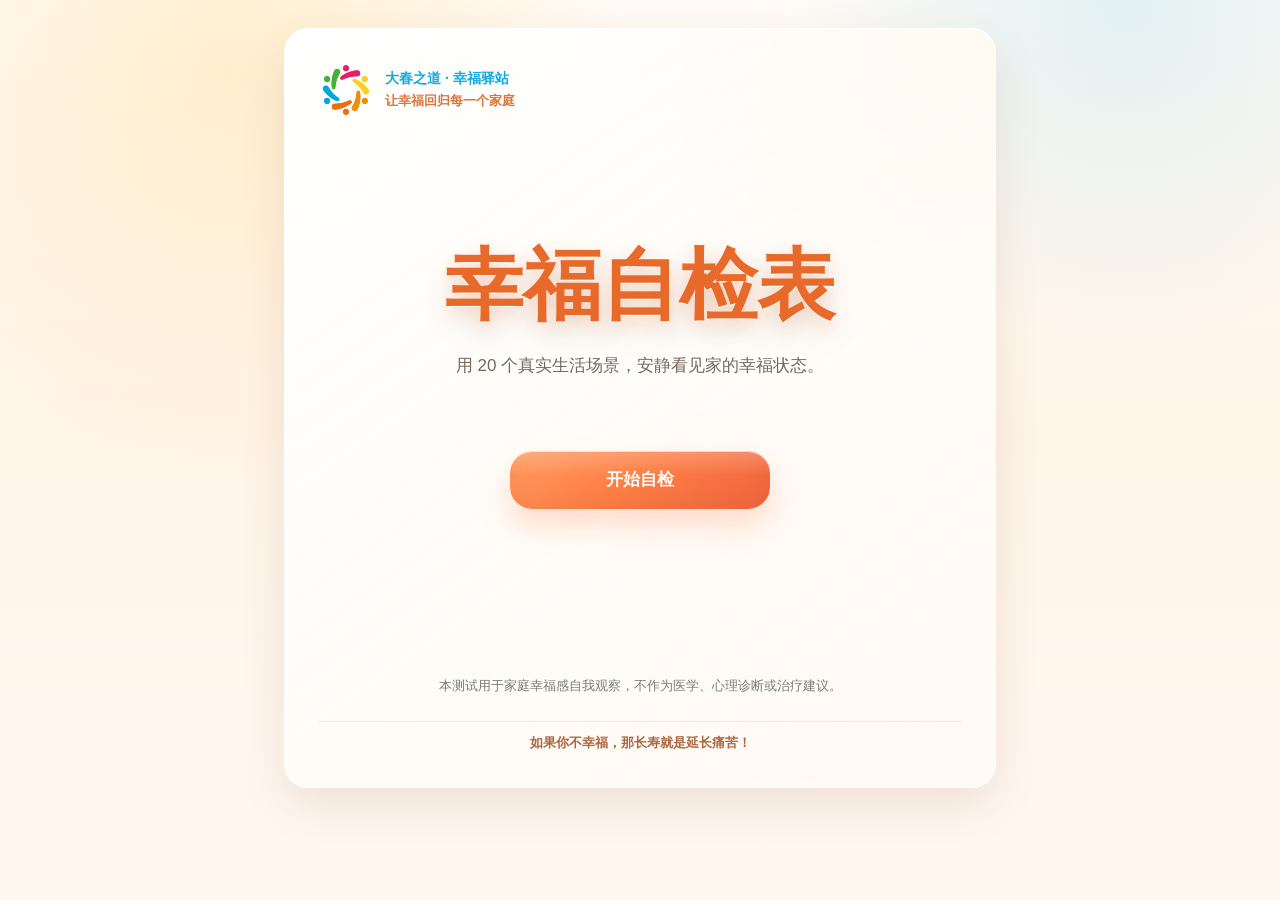
<file: index.html>
<!doctype html>
<html lang="zh-CN">
<head>
  <meta charset="utf-8">
  <meta name="viewport" content="width=device-width, initial-scale=1">
  <title>幸福自检表</title>
  <link rel="icon" type="image/png" href="./assets/happiness-station-icon.png">
  <link rel="stylesheet" href="./styles.css?v=salon-steps-2">
</head>
<body>
  <main id="app" aria-live="polite"></main>
  <script src="./app.js?v=salon-steps-2"></script>
</body>
</html>
</file>
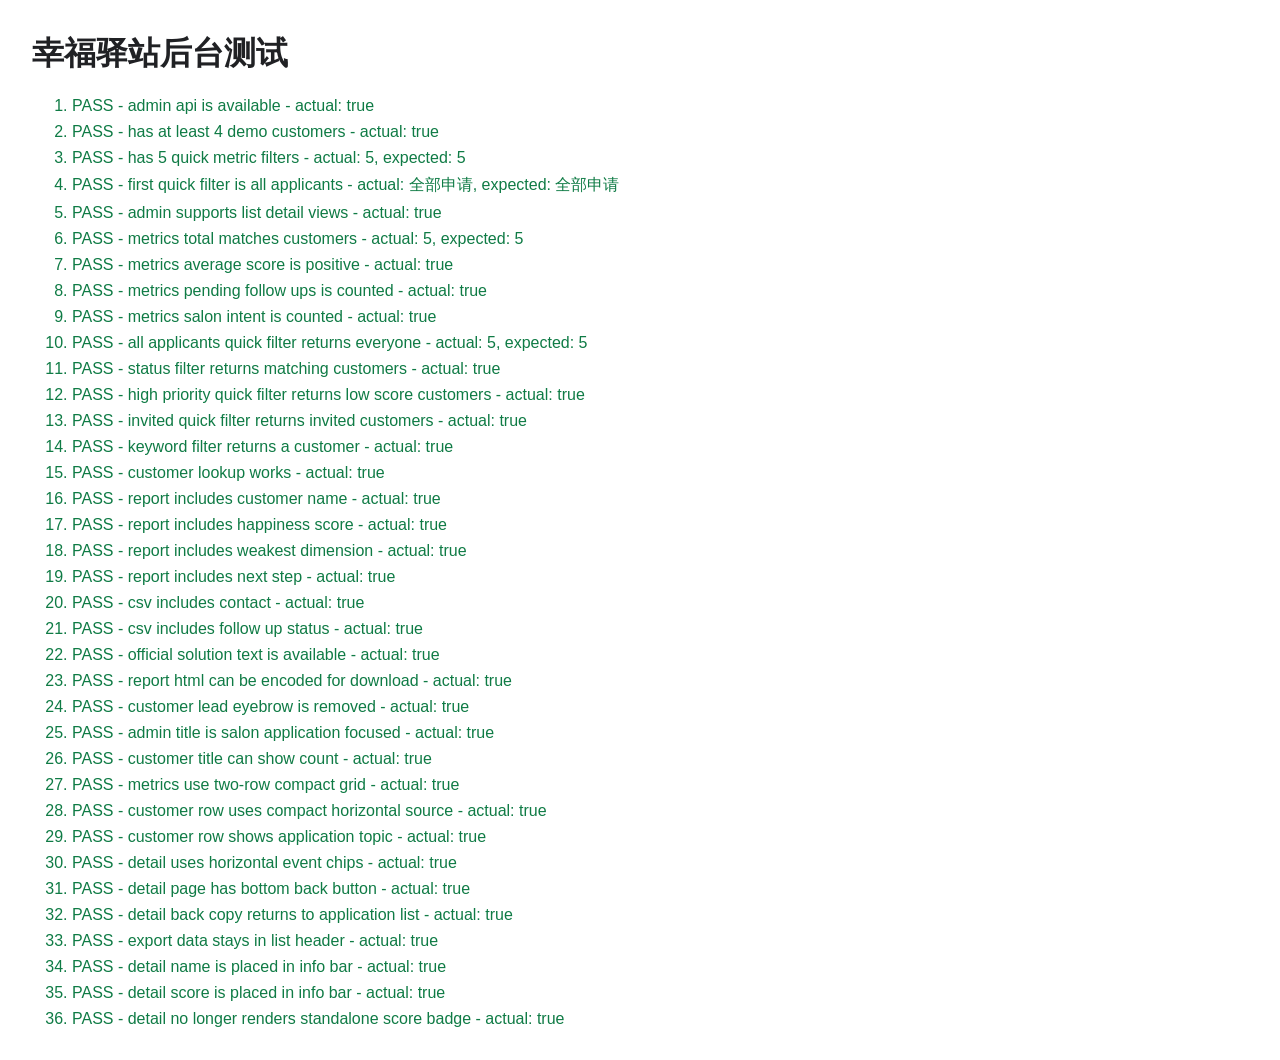
<file: admin-tests.html>
<!doctype html>
<html lang="zh-CN">
<head>
  <meta charset="utf-8">
  <meta name="viewport" content="width=device-width, initial-scale=1">
  <title>幸福驿站后台测试</title>
  <style>
    body { margin: 32px; color: #202124; font-family: Arial, "Microsoft YaHei", sans-serif; }
    .pass { color: #0f7b45; }
    .fail { color: #b42318; }
    li { margin: 8px 0; }
  </style>
</head>
<body>
  <h1>幸福驿站后台测试</h1>
  <ol id="results"></ol>
  <script src="./admin.js?v=horizontal-admin-2"></script>
  <script>
    const results = document.querySelector("#results");

    function record(name, passed, detail) {
      const item = document.createElement("li");
      item.className = passed ? "pass" : "fail";
      item.textContent = `${passed ? "PASS" : "FAIL"} - ${name}${detail ? " - " + detail : ""}`;
      results.appendChild(item);
    }

    function assertEqual(name, actual, expected) {
      record(name, Object.is(actual, expected), `actual: ${actual}, expected: ${expected}`);
    }

    function assertTrue(name, value) {
      record(name, Boolean(value), `actual: ${value}`);
    }

    try {
      const api = window.StationAdmin;
      const customers = api.CUSTOMERS;
      const metrics = api.getMetrics(customers);
      const firstCustomer = customers[0];
      const pendingCustomers = api.filterCustomers(customers, { status: "待联系", keyword: "" });
      const allApplicants = api.filterCustomers(customers, { quickFilter: "全部申请", status: "全部", keyword: "" });
      const highPriorityCustomers = api.filterCustomers(customers, { quickFilter: "高优先级", status: "全部", keyword: "" });
      const invitedCustomers = api.filterCustomers(customers, { quickFilter: "已邀约", status: "全部", keyword: "" });
      const keywordCustomers = api.filterCustomers(customers, { status: "全部", keyword: firstCustomer.name.slice(0, 1) });
      const reportHtml = api.buildReportHtml(firstCustomer);
      const csv = api.buildCsv(customers);

      assertTrue("admin api is available", Boolean(api));
      assertTrue("has at least 4 demo customers", customers.length >= 4);
      assertEqual("has 5 quick metric filters", api.METRIC_FILTERS.length, 5);
      assertEqual("first quick filter is all applicants", api.METRIC_FILTERS[0].label, "全部申请");
      assertTrue("admin supports list detail views", api.VIEWS.includes("list") && api.VIEWS.includes("detail"));
      assertEqual("metrics total matches customers", metrics.totalCustomers, customers.length);
      assertTrue("metrics average score is positive", metrics.averageScore > 0);
      assertTrue("metrics pending follow ups is counted", metrics.pendingFollowUps >= 1);
      assertTrue("metrics salon intent is counted", metrics.salonIntent >= 1);
      assertEqual("all applicants quick filter returns everyone", allApplicants.length, customers.length);
      assertTrue("status filter returns matching customers", pendingCustomers.every((customer) => customer.followUpStatus === "待联系"));
      assertTrue("high priority quick filter returns low score customers", highPriorityCustomers.every((customer) => customer.totalScore < 60));
      assertTrue("invited quick filter returns invited customers", invitedCustomers.every((customer) => customer.followUpStatus === "已邀约沙龙"));
      assertTrue("keyword filter returns a customer", keywordCustomers.length >= 1);
      assertTrue("customer lookup works", api.getCustomerById(firstCustomer.id).name === firstCustomer.name);
      assertTrue("report includes customer name", reportHtml.includes(firstCustomer.name));
      assertTrue("report includes happiness score", reportHtml.includes(`${firstCustomer.totalScore} 分`));
      assertTrue("report includes weakest dimension", reportHtml.includes(firstCustomer.weakestDimension));
      assertTrue("report includes next step", reportHtml.includes(firstCustomer.nextStep));
      assertTrue("csv includes contact", csv.includes(firstCustomer.contact));
      assertTrue("csv includes follow up status", csv.includes(firstCustomer.followUpStatus));
      assertTrue("official solution text is available", api.OFFICIAL_SOLUTION.includes("数据库"));
      assertTrue("report html can be encoded for download", encodeURIComponent(reportHtml).includes("%E5%B9%B8%E7%A6%8F"));
    } catch (error) {
      record("test harness catches missing admin implementation", false, error.message);
    }

    Promise.all([
      fetch("./admin.html?v=horizontal-admin-2").then((response) => response.text()),
      fetch("./admin.css?v=horizontal-admin-2").then((response) => response.text()),
      fetch("./admin.js?v=horizontal-admin-2").then((response) => response.text())
    ]).then(([html, css, js]) => {
      assertTrue("customer lead eyebrow is removed", !html.includes("客户线索"));
      assertTrue("admin title is salon application focused", html.includes("免费沙龙申请"));
      assertTrue("customer title can show count", html.includes("data-customer-count"));
      assertTrue("metrics use two-row compact grid", css.includes("grid-template-columns: repeat(3, minmax(0, 1fr))"));
      assertTrue("customer row uses compact horizontal source", js.includes("customer-source"));
      assertTrue("customer row shows application topic", js.includes("申请主题"));
      assertTrue("detail uses horizontal event chips", js.includes("event-chip-list"));
      assertTrue("detail page has bottom back button", js.includes("data-bottom-back-list"));
      assertTrue("detail back copy returns to application list", js.includes("返回申请列表"));
      assertTrue("export data stays in list header", html.includes("data-export-current"));
      assertTrue("detail name is placed in info bar", js.includes("<small>姓名</small>") && js.includes("detail-meta-highlight"));
      assertTrue("detail score is placed in info bar", js.includes("<small>幸福指数</small>") && js.includes("detail-score-meta"));
      assertTrue("detail no longer renders standalone score badge", !js.includes("score-badge"));
    }).catch((error) => {
      record("layout source checks can be loaded", false, error.message);
    });
  </script>
</body>
</html>
</file>
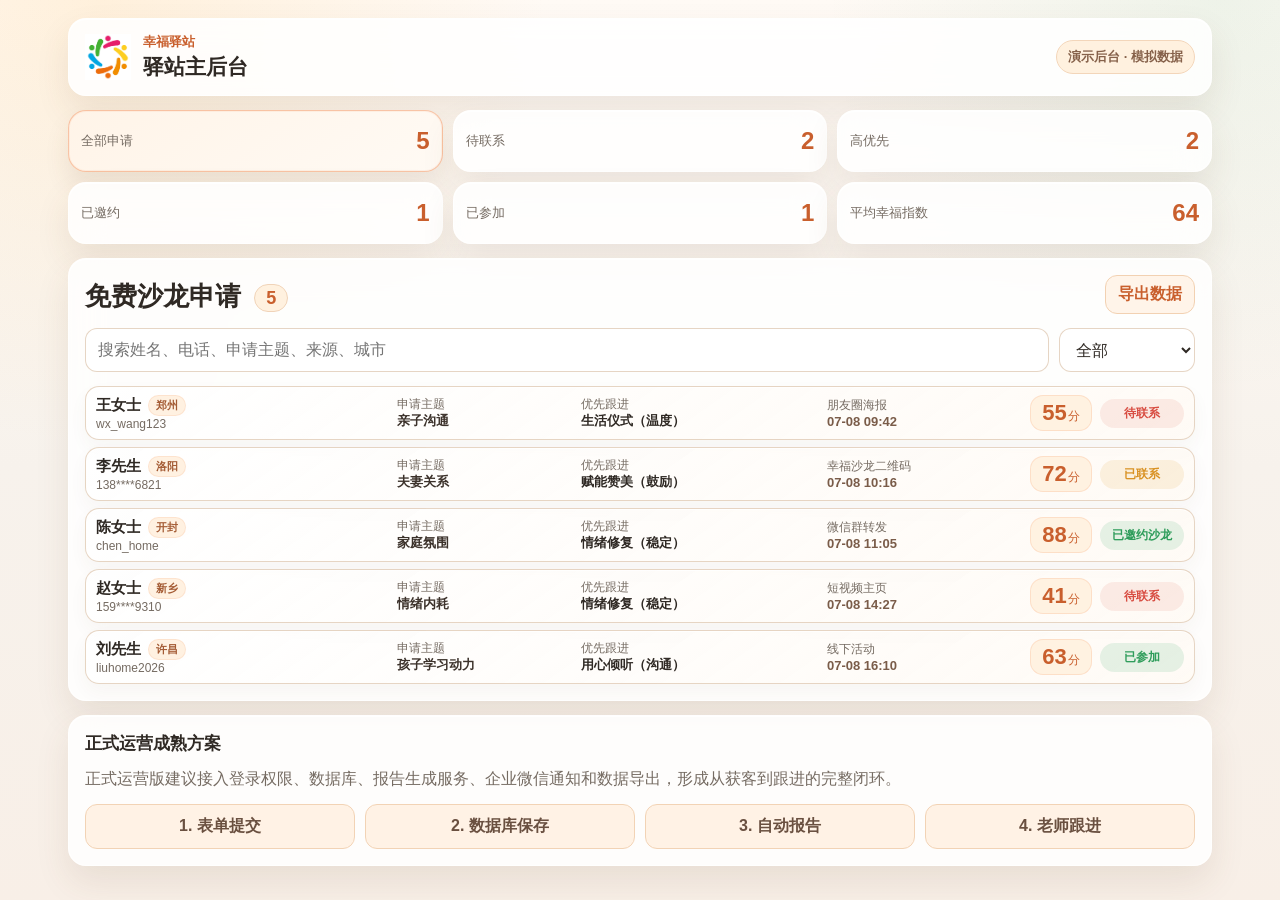
<file: admin.html>
<!doctype html>
<html lang="zh-CN">
<head>
  <meta charset="utf-8">
  <meta name="viewport" content="width=device-width, initial-scale=1">
  <title>幸福驿站驿站主后台</title>
  <link rel="icon" type="image/png" href="./assets/happiness-station-icon.png">
  <link rel="stylesheet" href="./admin.css?v=horizontal-admin-2">
</head>
<body>
  <main class="admin-shell">
    <header class="admin-topbar">
      <div class="admin-brand">
        <img src="./assets/happiness-station-icon.png" alt="幸福驿站">
        <div>
          <span>幸福驿站</span>
          <strong>驿站主后台</strong>
        </div>
      </div>
      <div class="admin-note">演示后台 · 模拟数据</div>
    </header>

    <section class="metrics-grid" data-metrics aria-label="客户快捷筛选"></section>

    <section class="admin-view list-view" data-list-view>
      <aside class="customer-panel">
        <div class="panel-head">
          <div>
            <h1>免费沙龙申请 <span data-customer-count>0</span></h1>
          </div>
          <button class="ghost-admin-btn export-inline" data-export-current type="button">导出数据</button>
        </div>
        <div class="filter-row">
          <input data-search placeholder="搜索姓名、电话、申请主题、来源、城市">
          <select data-status-filter aria-label="跟进状态">
            <option>全部</option>
            <option>待联系</option>
            <option>已联系</option>
            <option>已邀约沙龙</option>
            <option>已参加</option>
          </select>
        </div>
        <div class="customer-list" data-customer-list></div>
      </aside>
    </section>

    <section class="admin-view detail-view" data-detail-view hidden>
      <section class="detail-panel" data-customer-detail aria-label="客户详情"></section>
    </section>

    <section class="solution-panel" data-official-solution></section>
  </main>
  <script src="./admin.js?v=horizontal-admin-2"></script>
</body>
</html>
</file>
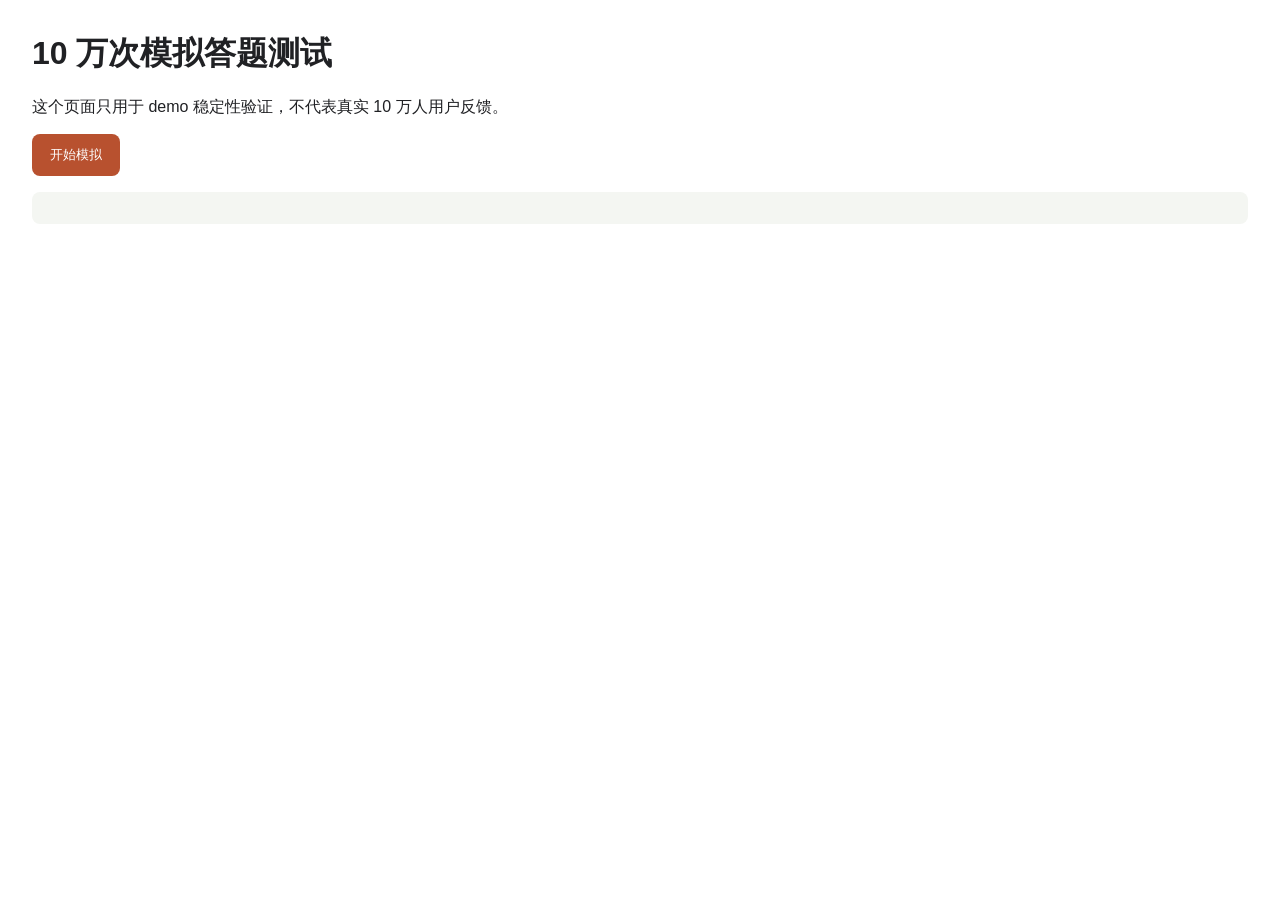
<file: simulation.html>
<!doctype html>
<html lang="zh-CN">
<head>
  <meta charset="utf-8">
  <meta name="viewport" content="width=device-width, initial-scale=1">
  <title>10 万次模拟测试</title>
  <style>
    body { font-family: Arial, "Microsoft YaHei", sans-serif; margin: 32px; color: #202124; }
    button { padding: 12px 18px; border: 0; border-radius: 8px; background: #b8512f; color: white; cursor: pointer; }
    pre { white-space: pre-wrap; background: #f4f6f2; padding: 16px; border-radius: 8px; }
    .pass { color: #0f7b45; font-weight: 700; }
    .fail { color: #b42318; font-weight: 700; }
  </style>
</head>
<body>
  <h1>10 万次模拟答题测试</h1>
  <p>这个页面只用于 demo 稳定性验证，不代表真实 10 万人用户反馈。</p>
  <button id="run" type="button">开始模拟</button>
  <p id="status"></p>
  <pre id="output"></pre>
  <script src="./app.js"></script>
  <script>
    const runButton = document.querySelector("#run");
    const statusEl = document.querySelector("#status");
    const outputEl = document.querySelector("#output");

    function randomAnswers() {
      return HappinessDemo.QUESTIONS.map((question) => Math.floor(Math.random() * question.options.length));
    }

    function runSimulation(totalRuns) {
      const levelCounts = {};
      let minIndex = 100;
      let maxIndex = 0;
      let invalidCount = 0;
      const dimensionFocusCounts = {};
      const startedAt = performance.now();
      const allBest = HappinessDemo.QUESTIONS.map((question) => question.options.findIndex((option) => option.score === 2));
      const allLowest = HappinessDemo.QUESTIONS.map((question) => question.options.findIndex((option) => option.score === 0));
      const bestResult = HappinessDemo.calculateResult(allBest);
      const lowResult = HappinessDemo.calculateResult(allLowest);

      for (let index = 0; index < totalRuns; index += 1) {
        const result = HappinessDemo.calculateResult(randomAnswers());
        minIndex = Math.min(minIndex, result.indexScore);
        maxIndex = Math.max(maxIndex, result.indexScore);
        levelCounts[result.level.title] = (levelCounts[result.level.title] || 0) + 1;
        dimensionFocusCounts[result.weakest.label] = (dimensionFocusCounts[result.weakest.label] || 0) + 1;

        const dimensionsValid = result.dimensions.every((dimension) => dimension.score >= 0 && dimension.score <= dimension.max);
        if (
          result.totalScore < 0 ||
          result.totalScore > 40 ||
          result.indexScore < 0 ||
          result.indexScore > 100 ||
          !dimensionsValid ||
          !result.level ||
          !result.action
        ) {
          invalidCount += 1;
        }
      }

      const elapsedMs = Math.round(performance.now() - startedAt);
      const boundaryCases = {
        bestIndex: bestResult.indexScore,
        lowestIndex: lowResult.indexScore,
        bestTotalScore: bestResult.totalScore,
        lowestTotalScore: lowResult.totalScore
      };
      const boundaryPassed = bestResult.indexScore === 100 && lowResult.indexScore === 0;
      return {
        totalRuns,
        elapsedMs,
        invalidCount,
        minIndex,
        maxIndex,
        boundaryCases,
        levelCounts,
        dimensionFocusCounts,
        passed: invalidCount === 0 && minIndex >= 0 && maxIndex <= 100 && boundaryPassed
      };
    }

    window.HappinessSimulation = {
      runSimulation
    };

    runButton.addEventListener("click", () => {
      statusEl.textContent = "正在模拟 100,000 份答卷...";
      outputEl.textContent = "";
      window.setTimeout(() => {
        const report = runSimulation(100000);
        statusEl.className = report.passed ? "pass" : "fail";
        statusEl.textContent = report.passed ? "PASS：模拟测试通过" : "FAIL：模拟测试发现异常";
        outputEl.textContent = JSON.stringify(report, null, 2);
      }, 50);
    });
  </script>
</body>
</html>
</file>
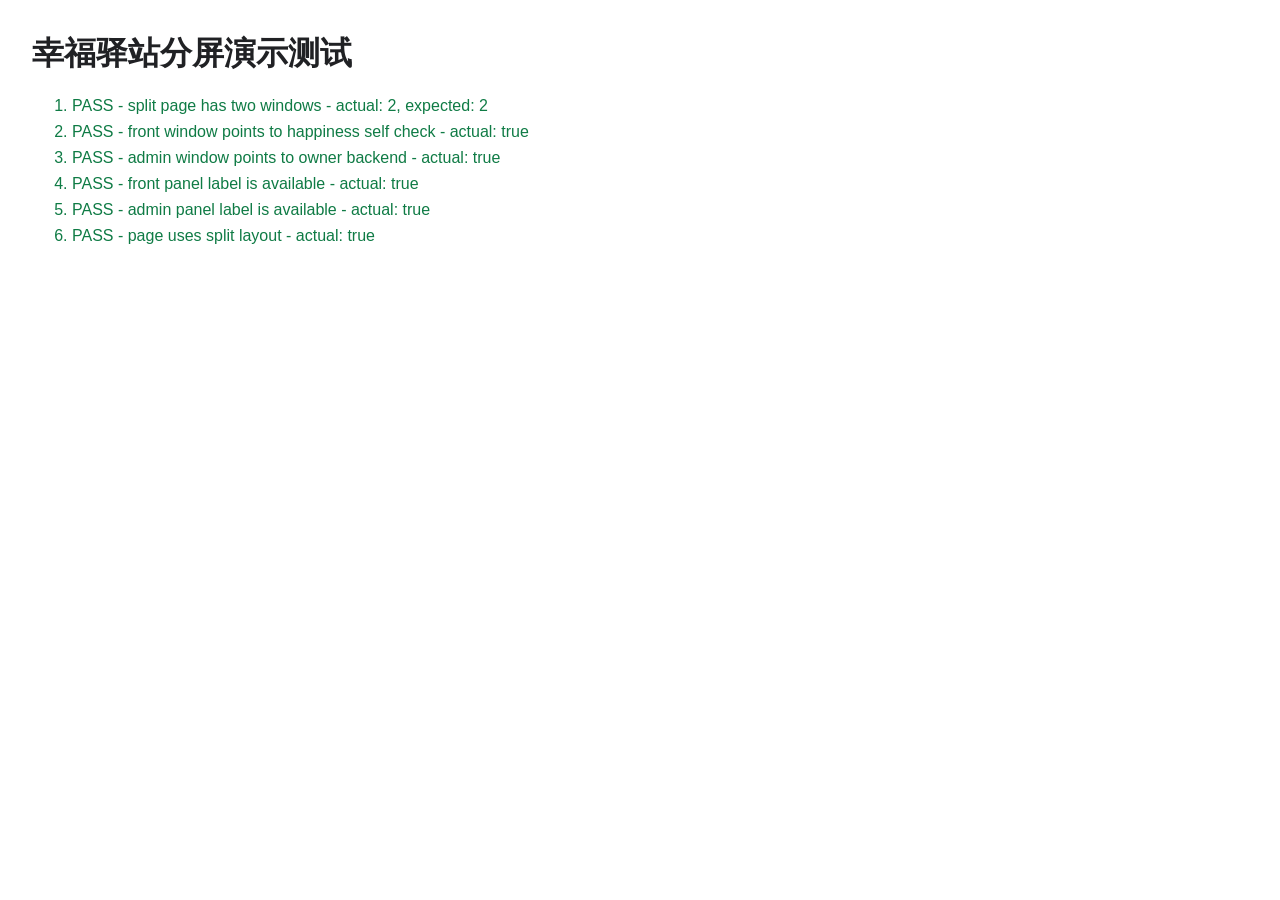
<file: split-tests.html>
<!doctype html>
<html lang="zh-CN">
<head>
  <meta charset="utf-8">
  <meta name="viewport" content="width=device-width, initial-scale=1">
  <title>幸福驿站分屏演示测试</title>
  <style>
    body { margin: 32px; color: #202124; font-family: Arial, "Microsoft YaHei", sans-serif; }
    .pass { color: #0f7b45; }
    .fail { color: #b42318; }
    li { margin: 8px 0; }
  </style>
</head>
<body>
  <h1>幸福驿站分屏演示测试</h1>
  <ol id="results"></ol>
  <script>
    const results = document.querySelector("#results");

    function record(name, passed, detail) {
      const item = document.createElement("li");
      item.className = passed ? "pass" : "fail";
      item.textContent = `${passed ? "PASS" : "FAIL"} - ${name}${detail ? " - " + detail : ""}`;
      results.appendChild(item);
    }

    function assertTrue(name, value) {
      record(name, Boolean(value), `actual: ${value}`);
    }

    function assertEqual(name, actual, expected) {
      record(name, Object.is(actual, expected), `actual: ${actual}, expected: ${expected}`);
    }

    fetch("./split.html")
      .then((response) => response.text())
      .then((html) => {
        const doc = new DOMParser().parseFromString(html, "text/html");
        const frames = [...doc.querySelectorAll("iframe")];
        assertEqual("split page has two windows", frames.length, 2);
        assertTrue("front window points to happiness self check", frames.some((frame) => frame.getAttribute("src").includes("index.html")));
        assertTrue("admin window points to owner backend", frames.some((frame) => frame.getAttribute("src").includes("admin.html")));
        assertTrue("front panel label is available", html.includes("幸福自检表前端"));
        assertTrue("admin panel label is available", html.includes("驿站主后台"));
        assertTrue("page uses split layout", Boolean(doc.querySelector(".split-stage")));
      })
      .catch((error) => {
        record("split page can be loaded", false, error.message);
      });
  </script>
</body>
</html>
</file>
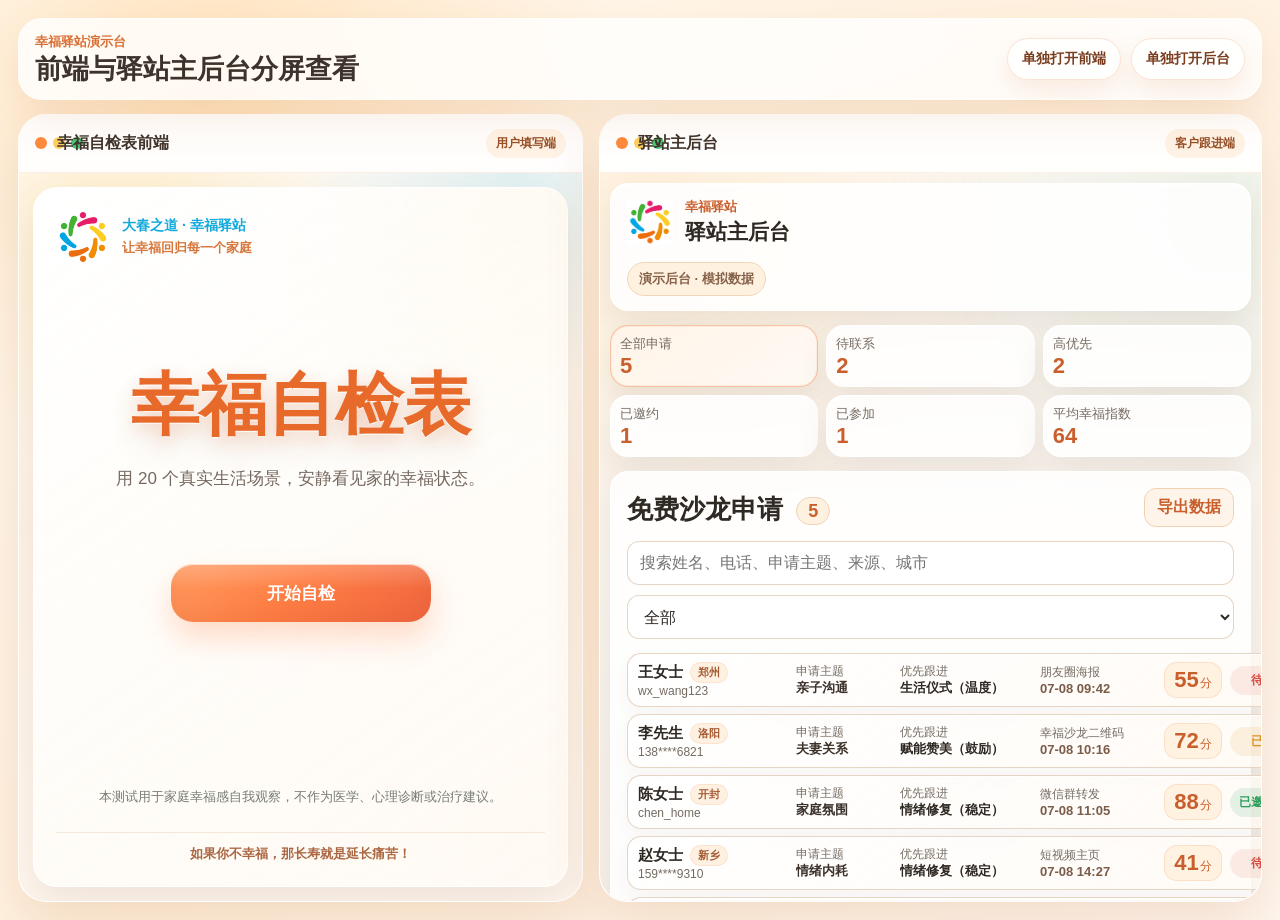
<file: split.html>
<!doctype html>
<html lang="zh-CN">
<head>
  <meta charset="utf-8">
  <meta name="viewport" content="width=device-width, initial-scale=1">
  <title>幸福驿站前后端分屏演示</title>
  <style>
    :root {
      color: #312720;
      background: #fff7ed;
      font-family: Arial, "Microsoft YaHei", sans-serif;
    }

    * {
      box-sizing: border-box;
    }

    body {
      min-height: 100vh;
      margin: 0;
      background:
        radial-gradient(circle at 16% 8%, rgba(255, 191, 104, 0.34), transparent 30%),
        linear-gradient(135deg, #fffaf2 0%, #fff1df 48%, #fff7f0 100%);
    }

    .demo-shell {
      min-height: 100vh;
      padding: 18px;
    }

    .demo-topbar {
      display: flex;
      align-items: center;
      justify-content: space-between;
      gap: 18px;
      max-width: 1480px;
      margin: 0 auto 14px;
      padding: 14px 16px;
      border: 1px solid rgba(255, 255, 255, 0.72);
      border-radius: 24px;
      background: rgba(255, 255, 255, 0.78);
      box-shadow: 0 18px 44px rgba(188, 96, 33, 0.12);
      backdrop-filter: blur(18px);
    }

    .demo-title {
      min-width: 0;
    }

    .demo-title span {
      display: block;
      color: #d96f35;
      font-size: 13px;
      font-weight: 800;
      letter-spacing: 0;
    }

    h1 {
      margin: 3px 0 0;
      color: #3d332c;
      font-size: clamp(20px, 2.1vw, 30px);
      line-height: 1.15;
    }

    .demo-actions {
      display: flex;
      flex-wrap: wrap;
      justify-content: flex-end;
      gap: 10px;
    }

    .demo-actions a {
      display: inline-flex;
      align-items: center;
      justify-content: center;
      min-height: 42px;
      padding: 0 14px;
      border: 1px solid rgba(231, 117, 49, 0.2);
      border-radius: 999px;
      color: #7a3d20;
      background: rgba(255, 255, 255, 0.86);
      box-shadow: 0 10px 24px rgba(202, 105, 43, 0.12);
      font-size: 14px;
      font-weight: 800;
      text-decoration: none;
      white-space: nowrap;
    }

    .split-stage {
      display: grid;
      grid-template-columns: minmax(0, 0.92fr) minmax(0, 1.08fr);
      gap: 16px;
      max-width: 1480px;
      height: calc(100vh - 112px);
      min-height: 620px;
      margin: 0 auto;
    }

    .demo-window {
      display: grid;
      grid-template-rows: auto minmax(0, 1fr);
      min-width: 0;
      overflow: hidden;
      border: 1px solid rgba(255, 255, 255, 0.78);
      border-radius: 28px;
      background: rgba(255, 255, 255, 0.82);
      box-shadow: 0 22px 54px rgba(177, 91, 32, 0.16);
    }

    .window-bar {
      display: flex;
      align-items: center;
      justify-content: space-between;
      gap: 12px;
      min-height: 58px;
      padding: 12px 16px;
      border-bottom: 1px solid rgba(232, 143, 83, 0.14);
      background: rgba(255, 255, 255, 0.78);
    }

    .window-label {
      display: flex;
      align-items: center;
      min-width: 0;
      gap: 10px;
      font-weight: 900;
    }

    .window-dot {
      width: 12px;
      height: 12px;
      border-radius: 50%;
      background: #ff8a3d;
      box-shadow:
        18px 0 0 #ffd060,
        36px 0 0 #48c776;
      flex: 0 0 auto;
    }

    .window-label span:last-child {
      display: block;
      overflow: hidden;
      color: #3f332b;
      text-overflow: ellipsis;
      white-space: nowrap;
    }

    .window-tag {
      flex: 0 0 auto;
      padding: 6px 10px;
      border-radius: 999px;
      color: #965028;
      background: #fff3e6;
      font-size: 12px;
      font-weight: 900;
    }

    iframe {
      width: 100%;
      height: 100%;
      border: 0;
      background: #fff;
    }

    @media (max-width: 760px) {
      .demo-shell {
        padding: 12px;
      }

      .demo-topbar {
        align-items: stretch;
        flex-direction: column;
        border-radius: 22px;
      }

      .demo-actions {
        justify-content: flex-start;
      }
    }

    @media (max-width: 520px) {
      .split-stage {
        grid-template-columns: 1fr;
        height: auto;
        min-height: 0;
      }

      .demo-window {
        min-height: 680px;
        border-radius: 24px;
      }
    }
  </style>
</head>
<body>
  <main class="demo-shell">
    <header class="demo-topbar">
      <div class="demo-title">
        <span>幸福驿站演示台</span>
        <h1>前端与驿站主后台分屏查看</h1>
      </div>
      <nav class="demo-actions" aria-label="单独打开">
        <a href="./index.html?from=split" target="_blank" rel="noreferrer">单独打开前端</a>
        <a href="./admin.html?from=split" target="_blank" rel="noreferrer">单独打开后台</a>
      </nav>
    </header>

    <section class="split-stage" aria-label="幸福驿站前后端分屏">
      <article class="demo-window">
        <div class="window-bar">
          <div class="window-label">
            <span class="window-dot" aria-hidden="true"></span>
            <span>幸福自检表前端</span>
          </div>
          <span class="window-tag">用户填写端</span>
        </div>
        <iframe title="幸福自检表前端" src="./index.html?embed=frontend"></iframe>
      </article>

      <article class="demo-window">
        <div class="window-bar">
          <div class="window-label">
            <span class="window-dot" aria-hidden="true"></span>
            <span>驿站主后台</span>
          </div>
          <span class="window-tag">客户跟进端</span>
        </div>
        <iframe title="驿站主后台" src="./admin.html?embed=admin"></iframe>
      </article>
    </section>
  </main>
</body>
</html>
</file>
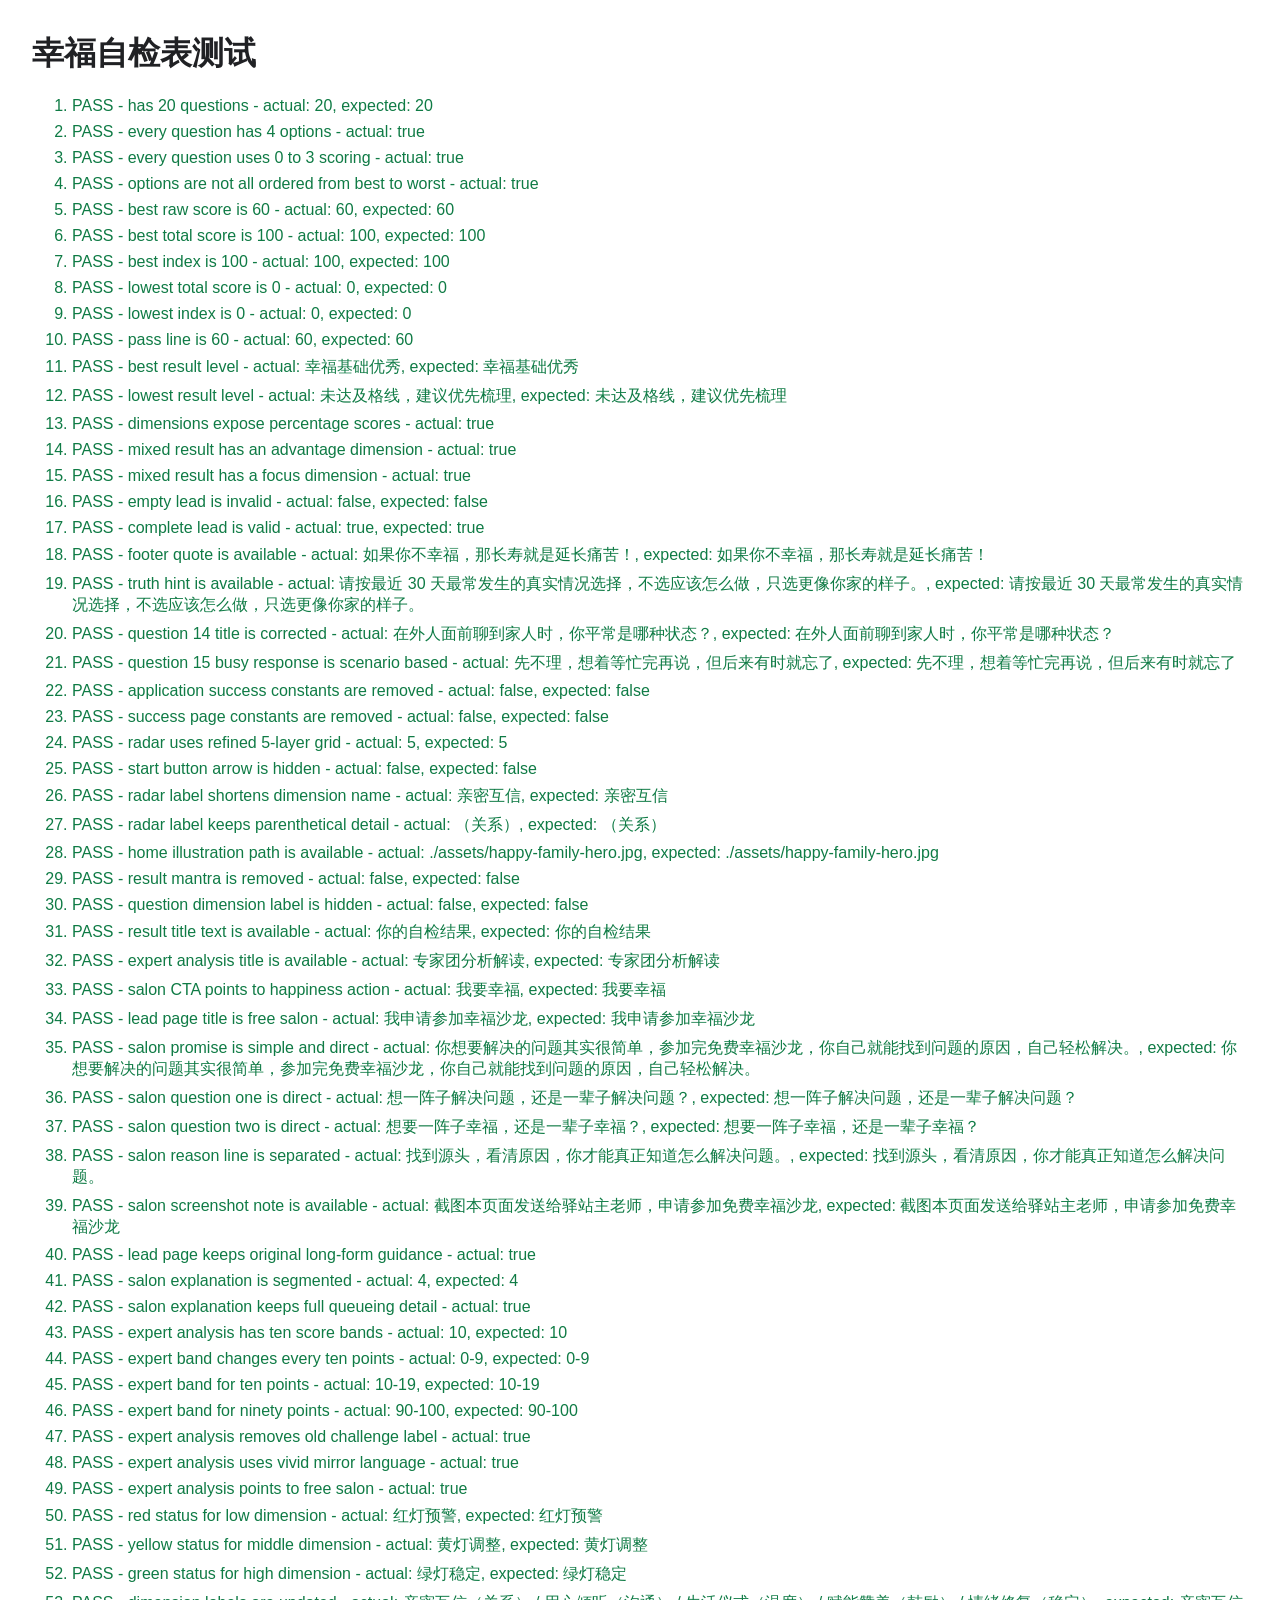
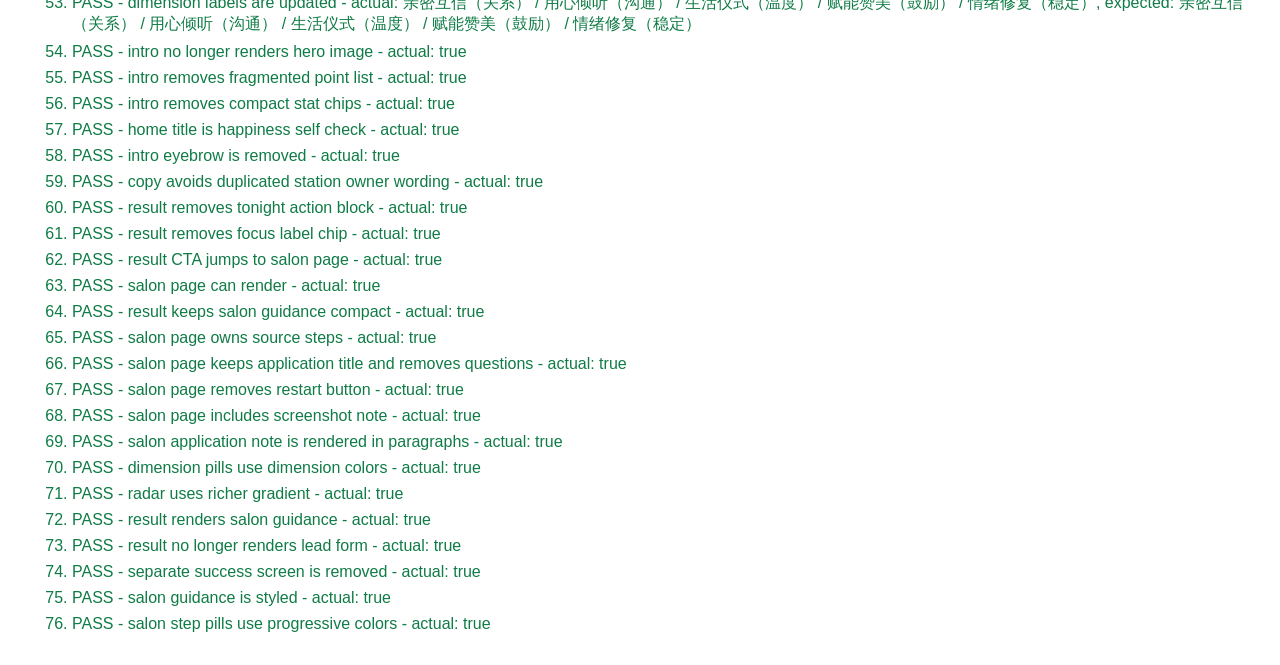
<file: tests.html>
<!doctype html>
<html lang="zh-CN">
<head>
  <meta charset="utf-8">
  <meta name="viewport" content="width=device-width, initial-scale=1">
  <title>幸福自检表测试</title>
  <style>
    body { font-family: Arial, "Microsoft YaHei", sans-serif; margin: 32px; color: #202124; }
    .pass { color: #0f7b45; }
    .fail { color: #b42318; }
    li { margin: 8px 0; }
  </style>
</head>
<body>
  <h1>幸福自检表测试</h1>
  <ol id="results"></ol>
  <script src="./app.js?v=salon-steps-2"></script>
  <script>
    const results = document.querySelector("#results");

    function record(name, passed, detail) {
      const item = document.createElement("li");
      item.className = passed ? "pass" : "fail";
      item.textContent = `${passed ? "PASS" : "FAIL"} - ${name}${detail ? " - " + detail : ""}`;
      results.appendChild(item);
    }

    function assertEqual(name, actual, expected) {
      record(name, Object.is(actual, expected), `actual: ${actual}, expected: ${expected}`);
    }

    function assertTrue(name, value) {
      record(name, Boolean(value), `actual: ${value}`);
    }

    try {
      const allBest = HappinessDemo.QUESTIONS.map((question) => question.options.findIndex((option) => option.score === 3));
      const allLowest = HappinessDemo.QUESTIONS.map((question) => question.options.findIndex((option) => option.score === 0));
      const mixed = HappinessDemo.QUESTIONS.map((question, index) => index % 4);

      const bestResult = HappinessDemo.calculateResult(allBest);
      const lowResult = HappinessDemo.calculateResult(allLowest);
      const mixedResult = HappinessDemo.calculateResult(mixed);

      assertEqual("has 20 questions", HappinessDemo.QUESTIONS.length, 20);
      assertTrue("every question has 4 options", HappinessDemo.QUESTIONS.every((question) => question.options.length === 4));
      assertTrue("every question uses 0 to 3 scoring", HappinessDemo.QUESTIONS.every((question) => {
        const scores = question.options.map((option) => option.score).sort((a, b) => a - b).join(",");
        return scores === "0,1,2,3";
      }));
      assertTrue("options are not all ordered from best to worst", HappinessDemo.QUESTIONS.some((question) => {
        return question.options.map((option) => option.score).join(",") !== "3,2,1,0";
      }));
      assertEqual("best raw score is 60", bestResult.rawScore, 60);
      assertEqual("best total score is 100", bestResult.totalScore, 100);
      assertEqual("best index is 100", bestResult.indexScore, 100);
      assertEqual("lowest total score is 0", lowResult.totalScore, 0);
      assertEqual("lowest index is 0", lowResult.indexScore, 0);
      assertEqual("pass line is 60", bestResult.passLine, 60);
      assertEqual("best result level", bestResult.level.title, "幸福基础优秀");
      assertEqual("lowest result level", lowResult.level.title, "未达及格线，建议优先梳理");
      assertTrue("dimensions expose percentage scores", bestResult.dimensions.every((dimension) => dimension.percentScore === 100));
      assertTrue("mixed result has an advantage dimension", mixedResult.strongest.label.length > 0);
      assertTrue("mixed result has a focus dimension", mixedResult.weakest.label.length > 0);
      assertEqual("empty lead is invalid", HappinessDemo.validateLead({ name: "", contact: "" }).valid, false);
      assertEqual("complete lead is valid", HappinessDemo.validateLead({ name: "王女士", contact: "wx123" }).valid, true);
      assertEqual("footer quote is available", HappinessDemo.FOOTER_QUOTE, "如果你不幸福，那长寿就是延长痛苦！");
      assertEqual("truth hint is available", HappinessDemo.TRUTH_HINT, "请按最近 30 天最常发生的真实情况选择，不选应该怎么做，只选更像你家的样子。");
      assertEqual("question 14 title is corrected", HappinessDemo.QUESTIONS[13].text, "在外人面前聊到家人时，你平常是哪种状态？");
      assertEqual(
        "question 15 busy response is scenario based",
        HappinessDemo.QUESTIONS[14].options.find((option) => option.score === 1).text,
        "先不理，想着等忙完再说，但后来有时就忘了"
      );
      assertEqual("application success constants are removed", "APPLICATION_SUCCESS_TITLE" in HappinessDemo, false);
      assertEqual("success page constants are removed", "SUCCESS_NEXT_STEP" in HappinessDemo, false);
      assertEqual("radar uses refined 5-layer grid", HappinessDemo.RADAR_RING_COUNT, 5);
      assertEqual("start button arrow is hidden", HappinessDemo.SHOW_START_ARROW, false);
      assertEqual("radar label shortens dimension name", HappinessDemo.getRadarLabel("亲密互信（关系）").short, "亲密互信");
      assertEqual("radar label keeps parenthetical detail", HappinessDemo.getRadarLabel("亲密互信（关系）").detail, "（关系）");
      assertEqual("home illustration path is available", HappinessDemo.HERO_IMAGE, "./assets/happy-family-hero.jpg");
      assertEqual("result mantra is removed", "RESULT_MANTRA" in HappinessDemo, false);
      assertEqual("question dimension label is hidden", HappinessDemo.SHOW_QUESTION_DIMENSION_LABEL, false);
      assertEqual("result title text is available", HappinessDemo.RESULT_TITLE_TEXT, "你的自检结果");
      assertEqual("expert analysis title is available", HappinessDemo.EXPERT_ANALYSIS_TITLE, "专家团分析解读");
      assertEqual("salon CTA points to happiness action", HappinessDemo.SALON_CTA_TEXT, "我要幸福");
      assertEqual("lead page title is free salon", HappinessDemo.LEAD_PAGE_TITLE, "我申请参加幸福沙龙");
      assertEqual(
        "salon promise is simple and direct",
        HappinessDemo.SALON_PROMISE,
        "你想要解决的问题其实很简单，参加完免费幸福沙龙，你自己就能找到问题的原因，自己轻松解决。"
      );
      assertEqual("salon question one is direct", HappinessDemo.SALON_QUESTION_ONE, "想一阵子解决问题，还是一辈子解决问题？");
      assertEqual("salon question two is direct", HappinessDemo.SALON_QUESTION_TWO, "想要一阵子幸福，还是一辈子幸福？");
      assertEqual("salon reason line is separated", HappinessDemo.SALON_REASON_LINE, "找到源头，看清原因，你才能真正知道怎么解决问题。");
      assertEqual("salon screenshot note is available", HappinessDemo.SALON_SCREENSHOT_NOTE, "截图本页面发送给驿站主老师，申请参加免费幸福沙龙");
      assertTrue("lead page keeps original long-form guidance", HappinessDemo.LEAD_PAGE_COPY.includes("不是一阵子解决问题"));
      assertEqual("salon explanation is segmented", HappinessDemo.SALON_APPLICATION_NOTES.length, 4);
      assertTrue("salon explanation keeps full queueing detail", HappinessDemo.SALON_APPLICATION_NOTE.includes("提前排队预约"));
      assertEqual("expert analysis has ten score bands", HappinessDemo.EXPERT_SCORE_BANDS.length, 10);
      assertEqual("expert band changes every ten points", HappinessDemo.getExpertBand(9).range, "0-9");
      assertEqual("expert band for ten points", HappinessDemo.getExpertBand(10).range, "10-19");
      assertEqual("expert band for ninety points", HappinessDemo.getExpertBand(90).range, "90-100");
      assertTrue("expert analysis removes old challenge label", !HappinessDemo.renderExpertAnalysis(mixedResult).includes("专家团质询"));
      assertTrue("expert analysis uses vivid mirror language", HappinessDemo.renderExpertAnalysis(mixedResult).includes("镜子照见"));
      assertTrue("expert analysis points to free salon", HappinessDemo.renderExpertAnalysis(mixedResult).includes("免费幸福沙龙"));
      assertEqual("red status for low dimension", HappinessDemo.getDimensionStatus(5, 12).label, "红灯预警");
      assertEqual("yellow status for middle dimension", HappinessDemo.getDimensionStatus(8, 12).label, "黄灯调整");
      assertEqual("green status for high dimension", HappinessDemo.getDimensionStatus(10, 12).label, "绿灯稳定");
      assertEqual(
        "dimension labels are updated",
        HappinessDemo.DIMENSIONS.map((dimension) => dimension.label).join(" / "),
        "亲密互信（关系） / 用心倾听（沟通） / 生活仪式（温度） / 赋能赞美（鼓励） / 情绪修复（稳定）"
      );
    } catch (error) {
      record("test harness catches missing implementation", false, error.message);
    }

    Promise.all([
      fetch("./app.js?v=salon-steps-2").then((response) => response.text()),
      fetch("./styles.css?v=salon-steps-2").then((response) => response.text())
    ]).then(([js, css]) => {
      const resultSalonBlock = js.slice(js.indexOf("function renderSalonApplication"), js.indexOf("function renderSalonPage"));
      const salonPageBlock = js.slice(js.indexOf("function renderSalonPage"), js.indexOf("function renderResult"));
      assertTrue("intro no longer renders hero image", !js.includes("hero-visual"));
      assertTrue("intro removes fragmented point list", !js.includes("intro-points"));
      assertTrue("intro removes compact stat chips", !js.includes("intro-stats"));
      assertTrue("home title is happiness self check", js.includes("幸福自检表"));
      assertTrue("intro eyebrow is removed", !js.includes("家庭幸福能力自评"));
      assertTrue("copy avoids duplicated station owner wording", !js.includes("幸福驿站驿站主"));
      assertTrue("result removes tonight action block", !js.includes("今晚小行动"));
      assertTrue("result removes focus label chip", !js.includes("重点标识"));
      assertTrue("result CTA jumps to salon page", js.includes("data-action=\"salon\"") && js.includes("我要幸福"));
      assertTrue("salon page can render", js.includes("renderSalonPage") && js.includes("我申请参加幸福沙龙"));
      assertTrue("result keeps salon guidance compact", !resultSalonBlock.includes("salon-purpose-list") && !resultSalonBlock.includes("salon-marker"));
      assertTrue("salon page owns source steps", salonPageBlock.includes("salon-purpose-list"));
      assertTrue("salon page keeps application title and removes questions", salonPageBlock.includes("salon-page-title") && salonPageBlock.includes("LEAD_PAGE_TITLE") && !salonPageBlock.includes("SALON_QUESTION_ONE") && !salonPageBlock.includes("SALON_REASON_LINE"));
      assertTrue("salon page removes restart button", !salonPageBlock.includes("data-action=\"restart\"") && !salonPageBlock.includes("重新测一次"));
      assertTrue("salon page includes screenshot note", salonPageBlock.includes("SALON_SCREENSHOT_NOTE"));
      assertTrue("salon application note is rendered in paragraphs", salonPageBlock.includes("SALON_APPLICATION_NOTES.map"));
      assertTrue("dimension pills use dimension colors", js.includes("dimension-${dimension.key}") && css.includes(".dimension-family"));
      assertTrue("radar uses richer gradient", js.includes("radarAura") && js.includes("#49b9ff") && js.includes("#7bd66f"));
      assertTrue("result renders salon guidance", js.includes("renderSalonApplication(result)") && js.includes("salon-promise-card"));
      assertTrue("result no longer renders lead form", !js.includes("data-lead-form") && !js.includes("lead-contact"));
      assertTrue("separate success screen is removed", !js.includes("renderSuccess") && !js.includes("setScreen(\"success\")"));
      assertTrue("salon guidance is styled", css.includes("salon-purpose-list") && css.includes("salon-final-cta"));
      assertTrue("salon step pills use progressive colors", css.includes(".salon-page-purpose span:nth-child(1)") && css.includes(".salon-page-purpose span:nth-child(2)") && css.includes(".salon-page-purpose span:nth-child(3)"));
    }).catch((error) => {
      record("source checks can be loaded", false, error.message);
    });
  </script>
</body>
</html>
</file>
<file: styles.css>
:root {
  --bg: #fff8ef;
  --surface: rgba(255, 255, 255, 0.78);
  --ink: #312720;
  --muted: #75685f;
  --line: rgba(255, 255, 255, 0.74);
  --brand: #ff8a4a;
  --brand-dark: #e86a2b;
  --coral: #ef5f7a;
  --gold: #f8c94d;
  --sky: #12a9dc;
  --green: #53b948;
  --amber: #f5a13c;
  --soft: #fff3e4;
  --shadow: 0 18px 45px rgba(120, 75, 38, 0.12), 0 2px 8px rgba(255, 255, 255, 0.9) inset;
  --button-shadow: 0 12px 26px rgba(255, 132, 74, 0.24), 0 1px 0 rgba(255, 255, 255, 0.55) inset;
}

* {
  box-sizing: border-box;
}

html {
  min-height: 100%;
  background: var(--bg);
}

body {
  min-height: 100vh;
  margin: 0;
  color: var(--ink);
  background:
    radial-gradient(circle at 18% 8%, rgba(255, 216, 132, 0.34), transparent 30%),
    radial-gradient(circle at 88% 0%, rgba(18, 169, 220, 0.12), transparent 24%),
    linear-gradient(180deg, #fffbf6 0%, #fff4e8 48%, #fff8f1 100%),
    var(--bg);
  font-family: Arial, "Microsoft YaHei", sans-serif;
  letter-spacing: 0;
}

button,
input,
select {
  font: inherit;
}

button {
  letter-spacing: 0;
}

:focus-visible {
  outline: 3px solid rgba(255, 138, 74, 0.38);
  outline-offset: 3px;
}

.app-shell {
  width: min(100%, 760px);
  margin: 0 auto;
  padding: 14px 14px 22px;
}

.intro-shell {
  min-height: min(100svh, 900px);
}

.intro-surface {
  display: flex;
  min-height: min(760px, calc(100svh - 28px));
  flex-direction: column;
}

.surface {
  position: relative;
  overflow: hidden;
  padding: 22px;
  background: var(--surface);
  border: 1px solid var(--line);
  border-radius: 24px;
  box-shadow: var(--shadow);
  backdrop-filter: blur(18px);
  -webkit-backdrop-filter: blur(18px);
}

.surface::before {
  position: absolute;
  inset: 0;
  z-index: 0;
  pointer-events: none;
  content: "";
  background:
    linear-gradient(145deg, rgba(255, 255, 255, 0.92), rgba(255, 243, 228, 0.38)),
    radial-gradient(circle at 90% 0%, rgba(255, 208, 111, 0.24), transparent 30%);
}

.surface > * {
  position: relative;
  z-index: 1;
}

.brand-row {
  display: flex;
  align-items: center;
  gap: 12px;
  color: var(--sky);
  font-size: 14px;
  font-weight: 700;
}

.brand-logo {
  width: 54px;
  height: 54px;
  flex: 0 0 auto;
  object-fit: contain;
}

.brand-copy {
  display: grid;
  gap: 4px;
}

.brand-copy small {
  color: #d8773c;
  font-size: 13px;
  font-weight: 700;
}

.simple-hero {
  margin-top: clamp(56px, 12vh, 118px);
  padding: 12px 0 18px;
  text-align: center;
}

.hero-visual {
  position: relative;
  height: clamp(225px, 54vh, 390px);
  margin: 16px -8px 12px;
  overflow: hidden;
  background: linear-gradient(180deg, #fff2e4, #ffe8cf);
  border: 1px solid rgba(255, 255, 255, 0.72);
  border-radius: 24px;
  box-shadow: 0 20px 42px rgba(176, 104, 58, 0.14), 0 2px 0 rgba(255, 255, 255, 0.7) inset;
}

.hero-visual img {
  width: 100%;
  height: 100%;
  display: block;
  object-fit: cover;
  object-position: 50% 52%;
}

.eyebrow {
  color: var(--coral);
  font-size: 14px;
  font-weight: 700;
}

h1,
h2 {
  margin: 12px 0;
  line-height: 1.24;
  letter-spacing: 0;
}

h1 {
  max-width: 11em;
  font-size: 32px;
}

.home-title {
  width: 100%;
  max-width: 100%;
  margin: 0 auto 18px;
  color: var(--brand-dark);
  font-size: clamp(50px, 12vw, 78px);
  font-weight: 900;
  text-shadow:
    0 1px 0 rgba(255, 255, 255, 0.95),
    0 7px 18px rgba(232, 106, 43, 0.22),
    0 16px 30px rgba(120, 75, 38, 0.12);
}

h2 {
  font-size: 24px;
}

p {
  margin: 10px 0;
  color: var(--muted);
  line-height: 1.7;
}

.lead-copy {
  max-width: 620px;
  margin-right: auto;
  margin-left: auto;
  font-size: 17px;
  text-align: center;
}

.intro-points {
  display: grid;
  gap: 8px;
  margin: 20px 0 10px;
}

.intro-points span {
  display: grid;
  grid-template-columns: 74px minmax(0, 1fr);
  gap: 10px;
  align-items: center;
  padding: 10px 12px;
  background: rgba(255, 255, 255, 0.64);
  border: 1px solid rgba(241, 223, 204, 0.86);
  border-radius: 16px;
  box-shadow: 0 8px 18px rgba(120, 75, 38, 0.05);
}

.intro-points b {
  color: var(--brand-dark);
  font-size: 14px;
}

.intro-points small {
  min-width: 0;
  color: #65574d;
  font-size: 14px;
  line-height: 1.45;
}

.intro-stats {
  display: flex;
  flex-wrap: wrap;
  justify-content: center;
  gap: 8px;
  margin: 14px 0 10px;
}

.intro-stats span {
  padding: 7px 11px;
  color: #5b4d43;
  font-size: 13px;
  background: rgba(255, 255, 255, 0.62);
  border: 1px solid rgba(241, 223, 204, 0.85);
  border-radius: 999px;
  box-shadow: 0 6px 14px rgba(120, 75, 38, 0.05);
}

.primary-btn,
.secondary-btn,
.option-btn {
  border: 0;
  border-radius: 18px;
  cursor: pointer;
}

.primary-btn,
.secondary-btn {
  min-height: 50px;
  padding: 14px 18px;
  font-weight: 700;
}

.primary-btn {
  color: #fff;
  background: linear-gradient(180deg, #ff9a66 0%, #ff7e45 100%);
  box-shadow: var(--button-shadow);
}

.primary-btn:hover {
  background: linear-gradient(180deg, #ff8b55 0%, var(--brand-dark) 100%);
}

.start-btn {
  width: min(100%, 260px);
  min-height: 58px;
  display: flex;
  align-items: center;
  justify-content: center;
  margin: 42px auto 0;
  border-radius: 22px;
  font-size: 17px;
  background:
    linear-gradient(180deg, rgba(255, 255, 255, 0.22), transparent 42%),
    linear-gradient(135deg, #ff9a5f 0%, #ff7f45 46%, #f0653f 100%);
  box-shadow:
    0 16px 30px rgba(255, 132, 74, 0.28),
    0 1px 0 rgba(255, 255, 255, 0.62) inset,
    0 -10px 22px rgba(192, 80, 40, 0.12) inset;
}

.secondary-btn {
  color: #c55f2c;
  background: rgba(255, 255, 255, 0.72);
  border: 1px solid rgba(243, 219, 198, 0.9);
  box-shadow: 0 8px 18px rgba(120, 75, 38, 0.07);
}

.option-list {
  display: grid;
  gap: 9px;
  margin: 14px 0 10px;
}

.option-btn {
  width: 100%;
  min-height: 58px;
  padding: 13px 16px;
  color: var(--ink);
  text-align: left;
  background: rgba(255, 255, 255, 0.74);
  border: 1px solid rgba(241, 223, 204, 0.88);
  box-shadow: 0 9px 18px rgba(120, 75, 38, 0.06);
}

.option-btn:hover {
  border-color: rgba(255, 138, 74, 0.55);
}

.option-btn.selected {
  background: #fff4e8;
  border-color: var(--brand);
  box-shadow: inset 4px 0 0 rgba(255, 138, 74, 0.86), 0 12px 24px rgba(255, 138, 74, 0.13);
}

.option-btn span {
  display: block;
  line-height: 1.55;
}

.progress-label {
  display: flex;
  justify-content: space-between;
  gap: 12px;
  color: var(--muted);
  font-size: 14px;
}

.progress-track {
  height: 8px;
  margin: 10px 0 20px;
  overflow: hidden;
  background: #f7e5d1;
  border-radius: 999px;
}

.progress-fill {
  height: 100%;
  background: linear-gradient(90deg, #ffd574, #ff9a63);
  border-radius: 999px;
}

.truth-hint {
  margin: -4px 0 0;
  color: #8a7667;
  font-size: 13px;
  line-height: 1.55;
}

.error {
  min-height: 24px;
  color: #b42318;
  font-size: 14px;
}

.button-row {
  display: grid;
  grid-template-columns: 1fr;
  gap: 10px;
  margin-top: 10px;
}

.fine-print {
  margin-top: auto;
  color: #767c73;
  font-size: 13px;
  text-align: center;
}

.compact-state {
  min-height: 300px;
  display: grid;
  align-content: center;
  justify-items: start;
}

.pulse {
  width: 44px;
  height: 44px;
  margin-bottom: 16px;
  border: 4px solid #f7e5d1;
  border-top-color: var(--brand);
  border-radius: 50%;
  animation: spin 0.9s linear infinite;
}

@keyframes spin {
  to {
    transform: rotate(360deg);
  }
}

.result-head {
  display: grid;
  gap: 18px;
  padding: 18px;
  background:
    linear-gradient(145deg, rgba(255, 255, 255, 0.92), rgba(255, 240, 222, 0.72)),
    linear-gradient(180deg, #fffdf9, #fff4ea);
  border: 1px solid rgba(255, 223, 190, 0.84);
  border-radius: 22px;
  box-shadow:
    0 18px 34px rgba(120, 75, 38, 0.1),
    0 1px 0 rgba(255, 255, 255, 0.9) inset;
}

.result-title {
  width: fit-content;
  max-width: 100%;
  margin: 0 0 16px;
  padding: 4px 2px 10px;
  color: #3c332d;
  font-size: 28px;
  font-weight: 900;
  line-height: 1.18;
  letter-spacing: 0;
  text-shadow:
    0 1px 0 rgba(255, 255, 255, 0.96),
    0 9px 18px rgba(120, 75, 38, 0.12);
  background:
    linear-gradient(90deg, rgba(255, 138, 74, 0.95), rgba(248, 201, 77, 0.72)) 0 100% / 100% 7px no-repeat;
}

.result-head h2 {
  color: #8b4b32;
}

.result-score {
  margin: 8px 0;
  color: #f26d39;
  font-size: 56px;
  font-weight: 800;
  line-height: 1;
  text-shadow:
    0 1px 0 rgba(255, 255, 255, 0.96),
    0 8px 22px rgba(255, 126, 69, 0.18);
}

.result-score span {
  color: var(--muted);
  font-size: 22px;
}

.score-distance {
  width: fit-content;
  max-width: 100%;
  margin: 6px 0 8px;
  padding: 7px 10px;
  font-size: 13px;
  font-weight: 800;
  border-radius: 999px;
  box-shadow: 0 8px 16px rgba(120, 75, 38, 0.07), 0 1px 0 rgba(255, 255, 255, 0.82) inset;
}

.score-pass {
  color: #2f8a4f;
  background: rgba(232, 249, 238, 0.88);
  border: 1px solid rgba(53, 168, 90, 0.22);
}

.score-alert {
  color: #c13f34;
  background: rgba(255, 237, 232, 0.92);
  border: 1px solid rgba(229, 73, 63, 0.22);
}

.result-copy {
  color: #66564c;
}

.mirror-copy {
  padding-left: 12px;
  color: #69594e;
  font-size: 14px;
  border-left: 3px solid rgba(255, 138, 74, 0.7);
}

.chart-wrap {
  display: grid;
  min-height: 278px;
  padding: 14px 0;
  place-items: center;
  background:
    radial-gradient(circle at 50% 44%, rgba(255, 255, 255, 0.95), transparent 30%),
    conic-gradient(from -90deg, rgba(73, 185, 255, 0.18), rgba(123, 214, 111, 0.16), rgba(255, 212, 95, 0.18), rgba(255, 138, 86, 0.16), rgba(216, 91, 214, 0.14), rgba(73, 185, 255, 0.18)),
    linear-gradient(145deg, rgba(255, 255, 255, 0.9), rgba(255, 244, 231, 0.68));
  border: 1px solid rgba(255, 224, 194, 0.84);
  border-radius: 18px;
  box-shadow:
    0 22px 44px rgba(120, 75, 38, 0.12),
    0 1px 0 rgba(255, 255, 255, 0.92) inset,
    0 -18px 36px rgba(255, 172, 90, 0.09) inset;
}

.radar-stage {
  position: relative;
  width: min(100%, 318px);
  aspect-ratio: 1;
  display: grid;
  place-items: center;
}

.radar-stage::before {
  position: absolute;
  inset: 14%;
  z-index: 0;
  content: "";
  background:
    radial-gradient(circle, rgba(255, 255, 255, 0.82) 0 38%, rgba(255, 230, 194, 0.36) 39% 64%, rgba(255, 255, 255, 0) 65%),
    conic-gradient(from -90deg, rgba(73, 185, 255, 0.18), rgba(123, 214, 111, 0.16), rgba(255, 212, 95, 0.17), rgba(255, 138, 86, 0.16), rgba(216, 91, 214, 0.15), rgba(73, 185, 255, 0.18));
  border-radius: 50%;
  filter: blur(0.2px);
}

.radar {
  position: relative;
  z-index: 1;
  width: 76%;
  height: 76%;
  overflow: visible;
  filter:
    drop-shadow(0 16px 20px rgba(120, 75, 38, 0.16))
    drop-shadow(0 2px 0 rgba(255, 255, 255, 0.68));
}

.radar-grid {
  stroke: rgba(144, 130, 112, 0.42);
  stroke-width: 0.8;
  vector-effect: non-scaling-stroke;
}

.radar-grid-outer {
  fill: rgba(255, 252, 247, 0.64);
  stroke-width: 1.2;
}

.radar-grid-inner {
  fill: rgba(255, 255, 255, 0.18);
}

.radar-spoke {
  stroke: rgba(126, 117, 101, 0.26);
  stroke-width: 0.9;
  vector-effect: non-scaling-stroke;
}

.radar-shape {
  fill: url(#radarFill);
  stroke: url(#radarStroke);
  stroke-linejoin: round;
  stroke-width: 3.4;
  filter: drop-shadow(0 10px 14px rgba(73, 139, 255, 0.14)) drop-shadow(0 8px 14px rgba(255, 117, 86, 0.14));
  vector-effect: non-scaling-stroke;
}

.radar-aura {
  fill: url(#radarAura);
  opacity: 0.95;
}

.radar-dot {
  fill: var(--status, #e7a12b);
  stroke: #fff;
  stroke-width: 1.8;
  filter: drop-shadow(0 3px 5px rgba(120, 75, 38, 0.22));
  vector-effect: non-scaling-stroke;
}

.radar-halo {
  fill: var(--status, #e7a12b);
  opacity: 0.18;
}

.radar-label {
  position: absolute;
  max-width: 112px;
  padding: 6px 8px;
  color: #4f443c;
  font-size: 11px;
  font-weight: 800;
  line-height: 1.25;
  text-align: center;
  background: rgba(255, 255, 255, 0.86);
  border: 1px solid var(--status-border, rgba(241, 223, 204, 0.86));
  border-radius: 999px;
  box-shadow: 0 8px 18px rgba(120, 75, 38, 0.08), 0 1px 0 rgba(255, 255, 255, 0.88) inset;
}

.radar-label i {
  width: 7px;
  height: 7px;
  display: inline-block;
  margin-right: 4px;
  vertical-align: 1px;
  background: var(--status, #f5a13c);
  border-radius: 50%;
  box-shadow: 0 0 0 3px var(--status-soft, rgba(245, 161, 60, 0.14));
}

.radar-label em {
  font-style: normal;
}

.radar-label-top {
  top: 0;
  left: 50%;
  transform: translateX(-50%);
}

.radar-label-right-top {
  top: 25%;
  right: 0;
}

.radar-label-right-bottom {
  right: 8%;
  bottom: 7%;
}

.radar-label-left-bottom {
  bottom: 7%;
  left: 8%;
}

.radar-label-left-top {
  top: 25%;
  left: 0;
}

.dimension-list {
  display: grid;
  gap: 14px;
  margin: 20px 0;
}

.dimension-row {
  display: grid;
  gap: 8px;
  padding: 12px 13px;
  background:
    radial-gradient(circle at 100% 0%, var(--dimension-soft, rgba(255, 244, 231, 0.72)), transparent 42%),
    linear-gradient(145deg, rgba(255, 255, 255, 0.86), var(--status-soft, rgba(255, 244, 231, 0.72)));
  border: 1px solid var(--dimension-border, var(--status-border, rgba(255, 224, 194, 0.82)));
  border-radius: 16px;
  box-shadow: 0 10px 22px rgba(120, 75, 38, 0.07), 0 1px 0 rgba(255, 255, 255, 0.86) inset;
}

.dimension-top {
  display: flex;
  justify-content: space-between;
  gap: 10px;
  color: var(--muted);
  font-size: 14px;
}

.dimension-top span:first-child {
  color: var(--dimension, #665246);
  font-weight: 800;
}

.dimension-top span:last-child {
  color: var(--dimension, #c56234);
  font-weight: 800;
}

.bar {
  height: 10px;
  overflow: hidden;
  background: #ffe7d2;
  border-radius: 999px;
  box-shadow: 0 1px 2px rgba(120, 75, 38, 0.08) inset;
}

.bar span {
  display: block;
  height: 100%;
  background: linear-gradient(90deg, var(--dimension, #ff9360), var(--status, #f8c94d));
}

.dimension-family {
  --dimension: #ef6a47;
  --dimension-soft: rgba(239, 106, 71, 0.13);
  --dimension-border: rgba(239, 106, 71, 0.25);
}

.dimension-parentChild {
  --dimension: #2f9ed8;
  --dimension-soft: rgba(73, 185, 255, 0.14);
  --dimension-border: rgba(73, 185, 255, 0.28);
}

.dimension-warmth {
  --dimension: #e3a221;
  --dimension-soft: rgba(255, 212, 95, 0.18);
  --dimension-border: rgba(227, 162, 33, 0.3);
}

.dimension-encouragement {
  --dimension: #3ca85d;
  --dimension-soft: rgba(123, 214, 111, 0.16);
  --dimension-border: rgba(60, 168, 93, 0.28);
}

.dimension-repair {
  --dimension: #b05bd8;
  --dimension-soft: rgba(216, 91, 214, 0.13);
  --dimension-border: rgba(176, 91, 216, 0.26);
}

.traffic-line {
  display: flex;
  align-items: center;
  gap: 7px;
  color: #6b5c52;
  font-size: 12px;
  line-height: 1.35;
}

.traffic-line strong {
  flex: 0 0 auto;
  color: var(--status, #f5a13c);
}

.traffic-dot {
  width: 11px;
  height: 11px;
  flex: 0 0 auto;
  background: var(--status, #f5a13c);
  border: 2px solid rgba(255, 255, 255, 0.92);
  border-radius: 50%;
  box-shadow: 0 0 0 5px var(--status-soft, rgba(245, 161, 60, 0.16)), 0 4px 9px rgba(120, 75, 38, 0.12);
}

.status-red {
  --status: #e5493f;
  --status-soft: rgba(229, 73, 63, 0.12);
  --status-border: rgba(229, 73, 63, 0.28);
}

.status-yellow {
  --status: #e7a12b;
  --status-soft: rgba(231, 161, 43, 0.15);
  --status-border: rgba(231, 161, 43, 0.32);
}

.status-green {
  --status: #35a85a;
  --status-soft: rgba(53, 168, 90, 0.13);
  --status-border: rgba(53, 168, 90, 0.3);
}

.insight-list {
  display: grid;
  gap: 10px;
  margin-top: 18px;
}

.insight-line {
  padding: 15px;
  background: rgba(255, 255, 255, 0.7);
  border: 1px solid rgba(241, 223, 204, 0.82);
  border-radius: 16px;
  box-shadow: 0 10px 20px rgba(120, 75, 38, 0.06), 0 1px 0 rgba(255, 255, 255, 0.82) inset;
}

.insight-line strong,
.success-block strong {
  color: var(--ink);
}

.action-line strong {
  color: var(--brand);
}

.action-line {
  background: linear-gradient(145deg, rgba(255, 251, 245, 0.86), rgba(255, 239, 219, 0.78));
  border-color: rgba(255, 203, 150, 0.88);
}

.expert-analysis {
  margin-top: 16px;
  padding: 18px;
  background:
    radial-gradient(circle at 12% 8%, rgba(255, 206, 122, 0.24), transparent 32%),
    linear-gradient(145deg, rgba(255, 253, 249, 0.96), rgba(255, 239, 221, 0.84));
  border: 1px solid rgba(255, 190, 118, 0.82);
  border-radius: 20px;
  box-shadow:
    0 18px 36px rgba(147, 84, 37, 0.11),
    0 1px 0 rgba(255, 255, 255, 0.86) inset;
}

.expert-head {
  margin-bottom: 14px;
}

.expert-head h3 {
  margin-bottom: 9px;
}

.expert-head h3 span {
  display: inline-flex;
  align-items: center;
  justify-content: center;
  width: fit-content;
  padding: 9px 15px;
  color: #ffffff;
  background:
    linear-gradient(135deg, #ff8a3d, #e85b2f 54%, #d9432f),
    linear-gradient(180deg, rgba(255, 255, 255, 0.26), transparent);
  border: 1px solid rgba(211, 70, 37, 0.2);
  border-radius: 999px;
  box-shadow:
    0 12px 22px rgba(219, 92, 44, 0.26),
    0 1px 0 rgba(255, 255, 255, 0.5) inset;
  font-size: 18px;
  font-weight: 900;
  transform: translateY(-5px);
}

.expert-head p {
  color: #6c5a4f;
  font-size: 15px;
  line-height: 1.72;
}

.expert-grid {
  display: grid;
  grid-template-columns: repeat(2, minmax(0, 1fr));
  gap: 12px;
}

.expert-card {
  padding: 15px;
  background:
    linear-gradient(180deg, rgba(255, 255, 255, 0.88), rgba(255, 249, 242, 0.78));
  border: 1px solid rgba(241, 216, 190, 0.86);
  border-radius: 16px;
  box-shadow:
    0 12px 22px rgba(128, 78, 39, 0.07),
    0 1px 0 rgba(255, 255, 255, 0.9) inset;
}

.expert-card strong {
  display: block;
  margin-bottom: 8px;
  color: #d85c32;
  font-size: 15px;
}

.expert-card p {
  color: #635348;
  font-size: 14px;
  line-height: 1.78;
}

.expert-next {
  background: linear-gradient(145deg, rgba(255, 246, 235, 0.92), rgba(255, 229, 202, 0.78));
  border-color: rgba(255, 170, 92, 0.42);
}

.score-band-pill {
  display: inline-flex;
  width: fit-content;
  margin-bottom: 8px;
  padding: 6px 10px;
  color: #9b4f2a;
  background: rgba(255, 243, 230, 0.9);
  border: 1px solid rgba(239, 125, 66, 0.2);
  border-radius: 999px;
  font-size: 13px;
  font-weight: 900;
}

.salon-application {
  margin-top: 16px;
  padding: 16px;
  background:
    radial-gradient(circle at 12% 0%, rgba(255, 199, 189, 0.34), transparent 36%),
    linear-gradient(145deg, rgba(255, 253, 249, 0.98), rgba(255, 238, 225, 0.9));
  border: 1px solid rgba(255, 172, 132, 0.46);
  border-radius: 22px;
  box-shadow: 0 20px 38px rgba(181, 91, 34, 0.14), 0 1px 0 rgba(255, 255, 255, 0.88) inset;
}

.salon-application-head span {
  display: inline-flex;
  width: fit-content;
  padding: 7px 11px;
  color: #fff;
  background: linear-gradient(135deg, #ff8a4a, #e86a2b);
  border-radius: 999px;
  box-shadow: 0 10px 20px rgba(232, 106, 43, 0.2);
  font-size: 13px;
  font-weight: 900;
}

.salon-application-head h3 {
  margin: 13px 0 7px;
  color: #c9531f;
  font-size: 24px;
  line-height: 1.25;
}

.salon-application-head p {
  margin-bottom: 0;
  color: #6a4f3f;
  font-size: 16px;
  font-weight: 800;
}

.salon-promise {
  max-width: 820px;
  margin: 0 auto;
  color: #b5482d !important;
  font-size: 20px !important;
  font-weight: 900;
  line-height: 1.7;
  text-align: center;
}

.salon-promise-card {
  display: grid;
  gap: 14px;
  padding: 18px 16px;
  background:
    radial-gradient(circle at 50% 0%, rgba(255, 217, 190, 0.42), transparent 42%),
    linear-gradient(145deg, rgba(255, 255, 255, 0.82), rgba(255, 242, 232, 0.74));
  border: 1px solid rgba(255, 174, 132, 0.48);
  border-radius: 20px;
  box-shadow: 0 16px 30px rgba(181, 91, 34, 0.1), 0 1px 0 rgba(255, 255, 255, 0.88) inset;
}

.salon-purpose-list {
  display: grid;
  grid-template-columns: repeat(3, minmax(0, 1fr));
  gap: 10px;
  margin-top: 16px;
}

.salon-purpose-list span {
  min-width: 0;
  padding: 11px 12px;
  background: rgba(255, 255, 255, 0.7);
  border: 1px solid rgba(241, 203, 166, 0.78);
  border-radius: 16px;
  box-shadow: 0 10px 20px rgba(120, 75, 38, 0.06);
}

.salon-purpose-list b,
.salon-purpose-list small {
  display: block;
}

.salon-purpose-list b {
  color: #d76232;
  font-size: 16px;
}

.salon-purpose-list small {
  margin-top: 5px;
  color: #6d5b50;
  line-height: 1.45;
}

.salon-marker {
  margin-top: 12px;
  padding: 13px 14px;
  background: rgba(255, 255, 255, 0.78);
  border: 1px solid rgba(255, 179, 105, 0.62);
  border-radius: 18px;
}

.salon-marker strong {
  display: block;
  color: #c9531f;
  font-size: 18px;
}

.salon-marker p {
  color: #5d4a3f;
}

.salon-final-cta {
  width: fit-content;
  max-width: 100%;
  margin: 0 auto;
  padding: 13px 30px;
  color: #fff;
  text-align: center;
  background: linear-gradient(135deg, #ff984f, #e86a2b 62%, #cf4e1e);
  border: 0;
  border-radius: 999px;
  box-shadow: 0 14px 28px rgba(232, 106, 43, 0.24), 0 1px 0 rgba(255, 255, 255, 0.45) inset;
  font-size: 17px;
  font-weight: 900;
  cursor: pointer;
}

.salon-final-cta:focus-visible {
  outline: 3px solid rgba(255, 152, 79, 0.32);
  outline-offset: 3px;
}

.salon-page-surface {
  display: grid;
  gap: 9px;
}

.salon-page-kicker {
  width: fit-content;
  padding: 7px 11px;
  color: #c9531f;
  background: rgba(255, 238, 222, 0.86);
  border: 1px solid rgba(255, 170, 96, 0.45);
  border-radius: 999px;
  font-size: 13px;
  font-weight: 900;
}

.salon-page-title {
  max-width: 100%;
  margin: 0 0 2px;
  color: #d35d24;
  font-size: clamp(32px, 7vw, 52px);
  font-weight: 900;
  text-align: center;
  text-shadow: 0 10px 24px rgba(232, 106, 43, 0.16);
}

.salon-page-copy {
  max-width: 720px;
  margin: -1px auto 0;
  color: #6a5649;
  font-size: 15px;
  font-weight: 800;
  text-align: center;
  line-height: 1.7;
}

.salon-question-stack {
  display: grid;
  gap: 4px;
  padding: 11px 12px;
  text-align: center;
  background:
    radial-gradient(circle at 0% 0%, rgba(255, 208, 161, 0.18), transparent 35%),
    rgba(255, 255, 255, 0.66);
  border: 1px solid rgba(255, 188, 138, 0.32);
  border-radius: 16px;
  box-shadow: 0 10px 22px rgba(120, 75, 38, 0.045);
}

.salon-question-stack p {
  margin: 0;
  color: #aa4727;
  font-size: 16px;
  font-weight: 900;
  line-height: 1.48;
}

.salon-reason-line {
  margin: 0;
  padding: 8px 11px;
  color: #5f4c42;
  text-align: center;
  background: rgba(255, 249, 242, 0.62);
  border-radius: 14px;
  font-size: 14px;
  font-weight: 900;
}

.salon-page-purpose {
  margin-top: 0;
}

.salon-page-purpose span:nth-child(1) {
  background: linear-gradient(145deg, rgba(255, 246, 230, 0.96), rgba(255, 224, 177, 0.76));
  border-color: rgba(255, 177, 88, 0.56);
}

.salon-page-purpose span:nth-child(1) b {
  color: #c85a1f;
}

.salon-page-purpose span:nth-child(2) {
  background: linear-gradient(145deg, rgba(255, 250, 235, 0.96), rgba(255, 237, 151, 0.74));
  border-color: rgba(237, 190, 54, 0.54);
}

.salon-page-purpose span:nth-child(2) b {
  color: #b8820e;
}

.salon-page-purpose span:nth-child(3) {
  background: linear-gradient(145deg, rgba(243, 255, 246, 0.96), rgba(186, 238, 198, 0.78));
  border-color: rgba(88, 185, 110, 0.5);
}

.salon-page-purpose span:nth-child(3) b {
  color: #2f9850;
}

.salon-page-marker {
  margin-top: 0;
  background: rgba(246, 255, 248, 0.76);
  border-color: rgba(97, 188, 112, 0.34);
}

.salon-page-marker strong {
  color: #2f9850;
}

.salon-brief {
  padding: 12px;
  background:
    radial-gradient(circle at 94% 0%, rgba(255, 204, 112, 0.18), transparent 34%),
    linear-gradient(145deg, rgba(255, 253, 247, 0.86), rgba(255, 244, 233, 0.7));
  border: 1px solid rgba(255, 170, 102, 0.42);
  border-radius: 16px;
  box-shadow: 0 10px 22px rgba(120, 75, 38, 0.055), 0 1px 0 rgba(255, 255, 255, 0.72) inset;
}

.salon-brief strong {
  display: block;
  margin-bottom: 4px;
  color: #c9531f;
  font-size: 18px;
}

.salon-brief p {
  margin: 0;
  color: #5e4b40;
  line-height: 1.56;
}

.salon-brief p + p {
  margin-top: 6px;
}

.salon-info-grid {
  display: grid;
  grid-template-columns: repeat(4, minmax(0, 1fr));
  gap: 7px;
}

.salon-info-grid span {
  min-width: 0;
  padding: 8px;
  background: rgba(255, 255, 255, 0.58);
  border: 1px solid rgba(241, 203, 166, 0.5);
  border-radius: 13px;
  box-shadow: 0 6px 14px rgba(120, 75, 38, 0.035);
}

.salon-info-grid b,
.salon-info-grid small {
  display: block;
}

.salon-info-grid b {
  color: #cc5a27;
  font-size: 14px;
}

.salon-info-grid small {
  margin-top: 4px;
  color: #6d5b50;
  font-size: 12px;
  line-height: 1.45;
}

.salon-simple-line {
  margin: 0;
  padding: 8px 10px;
  color: #6b4f3f;
  text-align: center;
  background: rgba(255, 245, 234, 0.6);
  border-radius: 999px;
  font-size: 14px;
  font-weight: 800;
}

.salon-screenshot-note {
  margin: 0;
  padding: 10px 12px;
  color: #fff;
  text-align: center;
  background: linear-gradient(135deg, #ff9b64, #eb7142);
  border-radius: 16px;
  box-shadow: 0 12px 22px rgba(232, 106, 43, 0.16), 0 1px 0 rgba(255, 255, 255, 0.38) inset;
  font-size: 15px;
  font-weight: 900;
  line-height: 1.55;
}

.lead-form {
  display: grid;
  gap: 14px;
  margin-top: 18px;
}

.field {
  display: grid;
  gap: 8px;
}
.field label {
  font-weight: 700;
}

.field input,
.field select {
  width: 100%;
  min-height: 48px;
  padding: 12px 14px;
  color: var(--ink);
  background: rgba(255, 255, 255, 0.74);
  border: 1px solid rgba(241, 223, 204, 0.9);
  border-radius: 16px;
  box-shadow: 0 8px 16px rgba(120, 75, 38, 0.05);
}

.notice {
  padding: 12px 0 12px 14px;
  color: var(--muted);
  font-size: 14px;
  line-height: 1.65;
  border-left: 4px solid var(--amber);
}

.application-confirm {
  display: grid;
  gap: 8px;
  text-align: center;
}

.application-confirm strong {
  color: var(--brand-dark);
  font-size: 22px;
}

.application-confirm p {
  max-width: 620px;
  margin: 0 auto;
}

.application-action {
  padding-top: 8px;
  color: #6b4f3f;
  font-weight: 800;
}

.success-block {
  margin: 18px 0;
  padding: 16px 0;
  border-top: 1px solid rgba(241, 223, 204, 0.75);
  border-bottom: 1px solid rgba(241, 223, 204, 0.75);
}

.success-next-step {
  width: 100%;
  margin: 14px 0;
  padding: 15px;
  text-align: left;
  background: linear-gradient(145deg, rgba(255, 251, 245, 0.9), rgba(255, 240, 222, 0.78));
  border: 1px solid rgba(255, 203, 150, 0.86);
  border-radius: 16px;
  box-shadow: 0 12px 22px rgba(120, 75, 38, 0.07), 0 1px 0 rgba(255, 255, 255, 0.86) inset;
}

.success-next-step strong {
  color: #d76232;
  font-size: 16px;
}

.success-next-step p {
  margin-bottom: 0;
}

.motto-line {
  width: 100%;
  justify-self: stretch;
  margin: 14px 0 0;
  padding-top: 12px;
  color: #a45a32;
  font-size: 13px;
  font-weight: 800;
  line-height: 1.45;
  text-align: center;
  border-top: 1px solid rgba(241, 223, 204, 0.72);
}

.motto-line span {
  opacity: 0.92;
}

@media (max-width: 420px) {
  .app-shell {
    padding: 10px;
  }

  .surface {
    padding: 16px;
    border-radius: 22px;
  }

  .intro-shell .surface {
    min-height: calc(100svh - 20px);
    padding: 18px 16px 16px;
  }

  .brand-row {
    gap: 9px;
  }

  .brand-logo {
    width: 42px;
    height: 42px;
  }

  .brand-copy small {
    font-size: 12px;
  }

  .simple-hero {
    margin-top: clamp(88px, 18vh, 150px);
    padding: 0 0 18px;
  }

  .hero-visual {
    height: min(43vh, 315px);
    min-height: 220px;
    margin: 14px -6px 10px;
    border-radius: 22px;
  }

  h1 {
    font-size: 30px;
  }

  .home-title {
    margin: 0 auto 18px;
    font-size: 52px;
    line-height: 1.02;
  }

  .lead-copy {
    max-width: 18em;
    margin: 0 auto;
    font-size: 15px;
    line-height: 1.75;
  }

  .start-btn {
    width: min(100%, 240px);
    min-height: 54px;
    margin-top: 34px;
    font-size: 16px;
  }

  h2 {
    font-size: 22px;
  }

  .result-head {
    padding: 16px;
    border-radius: 20px;
  }

  .result-title {
    margin-bottom: 14px;
    font-size: 26px;
  }

  .result-score {
    font-size: 50px;
  }

  .chart-wrap {
    min-height: 268px;
  }

  .radar-stage {
    width: min(100%, 286px);
  }

  .radar-label {
    max-width: 104px;
    padding: 5px 7px;
    font-size: 10.5px;
  }

  .radar-label em {
    display: none;
  }

  .dimension-row,
  .insight-line {
    border-radius: 15px;
  }

  .expert-grid {
    grid-template-columns: 1fr;
  }

  .salon-purpose-list {
    grid-template-columns: 1fr;
    gap: 8px;
  }

  .salon-final-cta {
    width: 100%;
  }

  .salon-promise {
    padding: 11px 12px;
    font-size: 16px !important;
  }

  .salon-page-surface {
    gap: 10px;
  }

  .salon-page-title {
    font-size: 34px;
  }

  .salon-page-copy,
  .salon-brief p {
    font-size: 14px;
  }

  .salon-question-stack {
    padding: 10px 11px;
    border-radius: 15px;
  }

  .salon-question-stack p {
    font-size: 15px;
    line-height: 1.48;
  }

  .salon-brief {
    padding: 11px;
    border-radius: 15px;
  }

  .salon-info-grid {
    grid-template-columns: 1fr 1fr;
    gap: 6px;
  }

  .salon-simple-line {
    border-radius: 16px;
    font-size: 13px;
    line-height: 1.55;
  }

  .salon-screenshot-note {
    font-size: 14px;
  }

  .lead-copy,
  p {
    font-size: 15px;
  }

  .fine-print {
    max-width: 22em;
    margin-right: auto;
    margin-left: auto;
    font-size: 12px;
    line-height: 1.65;
  }

  .motto-line {
    font-size: 12px;
  }

  .motto-line {
    margin-top: 12px;
    padding-top: 12px;
  }
}

@media (min-width: 720px) {
  .app-shell {
    padding: 28px 24px 42px;
  }

  .surface {
    padding: 34px;
  }

  h1 {
    font-size: 44px;
  }

  h2 {
    font-size: 30px;
  }

  .button-row {
    grid-template-columns: auto 1fr;
  }

  .result-head {
    grid-template-columns: minmax(0, 1fr) 318px;
    align-items: center;
  }

  .chart-wrap {
    min-height: 318px;
    border-top: 0;
  }

  .dimension-list {
    grid-template-columns: 1fr 1fr;
  }
}
</file>
<file: admin.css>
:root {
  --bg: #f7f2ec;
  --surface: rgba(255, 255, 255, 0.86);
  --panel: #fffaf4;
  --ink: #2f2924;
  --muted: #756b62;
  --line: rgba(223, 201, 180, 0.78);
  --brand: #ef7d42;
  --brand-dark: #c95f2d;
  --green: #2f9d5b;
  --yellow: #d99224;
  --red: #d84d42;
  --shadow: 0 16px 34px rgba(95, 65, 40, 0.1), 0 1px 0 rgba(255, 255, 255, 0.85) inset;
}

* {
  box-sizing: border-box;
}

body {
  min-height: 100vh;
  margin: 0;
  color: var(--ink);
  background:
    radial-gradient(circle at 8% 0%, rgba(255, 195, 104, 0.18), transparent 30%),
    radial-gradient(circle at 95% 0%, rgba(41, 157, 91, 0.08), transparent 26%),
    linear-gradient(180deg, #fffaf5 0%, var(--bg) 52%, #f8efe7 100%);
  font-family: Arial, "Microsoft YaHei", sans-serif;
  letter-spacing: 0;
}

button,
input,
select {
  font: inherit;
}

button {
  letter-spacing: 0;
}

.admin-shell {
  width: min(100%, 1180px);
  margin: 0 auto;
  padding: 18px;
}

.admin-topbar,
.customer-panel,
.detail-panel,
.solution-panel,
.metric-card {
  background: var(--surface);
  border: 1px solid rgba(255, 255, 255, 0.72);
  border-radius: 18px;
  box-shadow: var(--shadow);
  backdrop-filter: blur(16px);
  -webkit-backdrop-filter: blur(16px);
}

.admin-topbar {
  display: flex;
  align-items: center;
  justify-content: space-between;
  gap: 16px;
  padding: 14px 16px;
}

.admin-brand {
  display: flex;
  align-items: center;
  gap: 12px;
}

.admin-brand img {
  width: 46px;
  height: 46px;
  object-fit: contain;
}

.admin-brand span {
  display: block;
  color: var(--brand-dark);
  font-size: 13px;
  font-weight: 800;
}

.admin-brand strong {
  display: block;
  margin-top: 2px;
  font-size: 21px;
}

.admin-note {
  padding: 7px 11px;
  color: #86614a;
  font-size: 13px;
  font-weight: 800;
  background: #fff1df;
  border: 1px solid #f3d6ba;
  border-radius: 999px;
}

.metrics-grid {
  display: grid;
  grid-template-columns: repeat(3, minmax(0, 1fr));
  gap: 10px;
  margin: 14px 0;
}

.metric-card {
  min-width: 0;
  min-height: 62px;
  display: grid;
  grid-template-columns: 1fr auto;
  align-items: center;
  gap: 10px;
  padding: 10px 12px;
  color: var(--ink);
  text-align: left;
  border: 1px solid rgba(255, 255, 255, 0.72);
  cursor: pointer;
}

.metric-card span {
  color: var(--muted);
  font-size: 13px;
}

.metric-card strong {
  display: block;
  color: var(--brand-dark);
  font-size: 24px;
  line-height: 1;
}

.metric-card.active {
  background: linear-gradient(145deg, #fff4e8, #fffaf4);
  border-color: rgba(239, 125, 66, 0.44);
  box-shadow: inset 0 0 0 1px rgba(239, 125, 66, 0.08), 0 14px 24px rgba(95, 65, 40, 0.1);
}

.metric-note {
  cursor: default;
}

.admin-view[hidden],
.solution-panel[hidden] {
  display: none;
}

.customer-panel,
.detail-panel,
.solution-panel {
  padding: 16px;
}

.panel-head,
.detail-head,
.detail-actions {
  display: flex;
  align-items: center;
  justify-content: space-between;
  gap: 12px;
}

.eyebrow {
  color: var(--brand-dark);
  font-size: 13px;
  font-weight: 800;
}

h1,
h2,
h3,
p {
  margin: 0;
}

h1 {
  margin-top: 4px;
  font-size: 26px;
}

h1 span {
  display: inline-flex;
  align-items: center;
  justify-content: center;
  min-width: 34px;
  min-height: 28px;
  margin-left: 6px;
  padding: 2px 9px;
  color: var(--brand-dark);
  background: #fff1df;
  border: 1px solid #f0d3b8;
  border-radius: 999px;
  font-size: 18px;
  vertical-align: middle;
}

h2 {
  margin-top: 4px;
  font-size: 28px;
}

h3 {
  margin-bottom: 10px;
  font-size: 17px;
}

p {
  color: var(--muted);
  line-height: 1.7;
}

.filter-row {
  display: grid;
  grid-template-columns: minmax(0, 1fr) 136px;
  gap: 10px;
  margin: 14px 0;
}

.filter-row input,
.filter-row select {
  width: 100%;
  min-height: 44px;
  padding: 10px 12px;
  color: var(--ink);
  background: rgba(255, 255, 255, 0.78);
  border: 1px solid var(--line);
  border-radius: 12px;
}

.customer-list {
  display: grid;
  gap: 7px;
}

.empty-state {
  padding: 18px;
  color: var(--muted);
  text-align: center;
  background: rgba(255, 255, 255, 0.62);
  border: 1px dashed var(--line);
  border-radius: 14px;
}

.customer-row {
  width: 100%;
  min-height: 54px;
  display: grid;
  grid-template-columns: minmax(166px, 0.96fr) minmax(106px, 0.58fr) minmax(142px, 0.78fr) minmax(124px, 0.64fr) 62px 84px;
  align-items: center;
  gap: 8px;
  padding: 7px 10px;
  color: var(--ink);
  text-align: left;
  background:
    linear-gradient(145deg, rgba(255, 255, 255, 0.82), rgba(255, 249, 242, 0.7));
  border: 1px solid var(--line);
  border-radius: 14px;
  box-shadow: 0 8px 18px rgba(95, 65, 40, 0.045), 0 1px 0 rgba(255, 255, 255, 0.78) inset;
  cursor: pointer;
}

.customer-row:hover {
  background: #fff7ee;
  border-color: rgba(239, 125, 66, 0.44);
}

.customer-main strong {
  display: flex;
  min-width: 0;
  align-items: center;
  gap: 7px;
  color: #2f2924;
  font-size: 15px;
}

.customer-main > small {
  display: block;
  overflow: hidden;
  margin-top: 2px;
  color: var(--muted);
  font-size: 12px;
  line-height: 1.15;
  text-overflow: ellipsis;
  white-space: nowrap;
}

.customer-main strong i {
  max-width: 64px;
  padding: 2px 7px;
  overflow: hidden;
  color: #a45b34;
  background: rgba(255, 239, 220, 0.86);
  border: 1px solid rgba(239, 125, 66, 0.12);
  border-radius: 999px;
  font-size: 11px;
  font-style: normal;
  font-weight: 900;
  text-overflow: ellipsis;
  white-space: nowrap;
}

.customer-focus strong,
.customer-focus small,
.customer-intent strong,
.customer-intent small,
.customer-source strong,
.customer-source small {
  display: block;
}

.customer-focus small,
.customer-intent small,
.customer-source small {
  color: var(--muted);
  font-size: 12px;
  line-height: 1.35;
}

.customer-focus strong,
.customer-intent strong,
.customer-source strong {
  overflow: hidden;
  font-size: 13px;
  text-overflow: ellipsis;
  white-space: nowrap;
}

.customer-intent strong {
  color: #3c322b;
  font-weight: 900;
}

.customer-source strong {
  color: #7a5c49;
  font-weight: 900;
}

.score-pill {
  display: inline-flex;
  align-items: baseline;
  justify-content: center;
  gap: 1px;
  min-width: 58px;
  padding: 4px 6px;
  color: var(--brand-dark);
  background: rgba(255, 241, 223, 0.88);
  border: 1px solid rgba(239, 125, 66, 0.16);
  border-radius: 13px;
  white-space: nowrap;
}

.score-pill b {
  color: var(--brand-dark);
  font-size: 22px;
  text-align: right;
}

.score-pill small {
  font-size: 12px;
}

.customer-row em {
  padding: 6px 8px;
  font-size: 12px;
  font-style: normal;
  font-weight: 800;
  text-align: center;
  border-radius: 999px;
}

.status-hot {
  color: var(--red);
  background: rgba(216, 77, 66, 0.1);
}

.status-warm {
  color: var(--yellow);
  background: rgba(217, 146, 36, 0.12);
}

.status-good {
  color: var(--green);
  background: rgba(47, 157, 91, 0.12);
}

.score-badge {
  min-width: 92px;
  padding: 12px;
  color: #fff;
  text-align: center;
  background: linear-gradient(180deg, #ff9a5f, #ef7142);
  border-radius: 18px;
  box-shadow: 0 12px 24px rgba(239, 125, 66, 0.2), 0 1px 0 rgba(255, 255, 255, 0.45) inset;
  font-size: 38px;
  font-weight: 900;
  line-height: 1;
}

.score-badge small {
  margin-left: 2px;
  font-size: 14px;
}

.detail-actions {
  justify-content: flex-start;
  margin: 16px 0;
}

.back-link {
  min-height: 40px;
  padding: 8px 13px;
  color: #fff;
  background: linear-gradient(180deg, #ff965b, #ef7142);
  border: 1px solid rgba(239, 125, 66, 0.18);
  border-radius: 999px;
  box-shadow: 0 10px 22px rgba(239, 125, 66, 0.18);
  cursor: pointer;
  font-weight: 900;
}

.back-link-top {
  margin-bottom: 12px;
}

.primary-admin-btn,
.ghost-admin-btn {
  min-height: 42px;
  padding: 10px 14px;
  border: 0;
  border-radius: 12px;
  cursor: pointer;
  font-weight: 800;
  text-decoration: none;
}

.primary-admin-btn {
  color: #fff;
  background: linear-gradient(180deg, #ff965b, #ef7142);
  box-shadow: 0 10px 20px rgba(239, 125, 66, 0.18);
}

.ghost-admin-btn {
  color: var(--brand-dark);
  background: #fff4e9;
  border: 1px solid #f2d1b2;
}

.export-inline {
  min-width: 88px;
  min-height: 38px;
  padding: 8px 12px;
  white-space: nowrap;
}

.detail-meta-grid {
  display: grid;
  grid-template-columns: repeat(6, minmax(0, 1fr));
  gap: 8px;
  margin-top: 12px;
}

.detail-meta-grid span {
  min-width: 0;
  padding: 9px 10px;
  background: rgba(255, 246, 235, 0.78);
  border: 1px solid rgba(239, 125, 66, 0.13);
  border-radius: 12px;
}

.detail-meta-grid .detail-meta-highlight {
  background: linear-gradient(145deg, #fff3e4, #fffaf5);
  border-color: rgba(239, 125, 66, 0.32);
  box-shadow: inset 0 0 0 1px rgba(255, 255, 255, 0.58), 0 10px 20px rgba(190, 93, 36, 0.08);
}

.detail-meta-grid small,
.detail-meta-grid b {
  display: block;
  overflow: hidden;
  text-overflow: ellipsis;
  white-space: nowrap;
}

.detail-meta-grid small {
  color: var(--muted);
  font-size: 12px;
}

.detail-meta-grid b {
  margin-top: 3px;
  color: var(--ink);
  font-size: 13px;
}

.detail-meta-highlight b {
  color: var(--brand-dark);
  font-size: 17px;
  font-weight: 900;
}

.detail-score-meta b {
  font-size: 22px;
  line-height: 1;
}

.detail-score-meta em {
  margin-left: 2px;
  color: var(--brand-dark);
  font-size: 12px;
  font-style: normal;
}

.detail-section {
  margin-top: 12px;
  padding: 12px;
  background: rgba(255, 255, 255, 0.62);
  border: 1px solid var(--line);
  border-radius: 14px;
}

.priority-section {
  background: linear-gradient(145deg, rgba(255, 248, 239, 0.92), rgba(255, 236, 214, 0.72));
  border-color: rgba(239, 125, 66, 0.28);
}

.priority-grid {
  display: grid;
  grid-template-columns: repeat(3, 1fr);
  gap: 10px;
  margin-bottom: 12px;
}

.priority-grid span {
  padding: 11px;
  background: rgba(255, 255, 255, 0.72);
  border: 1px solid rgba(242, 211, 181, 0.86);
  border-radius: 12px;
}

.priority-grid b,
.priority-grid small {
  display: block;
}

.priority-grid b {
  color: var(--brand-dark);
  font-size: 15px;
}

.priority-grid small {
  margin-top: 4px;
  color: var(--muted);
  font-size: 12px;
}

.dimension-mini-list {
  display: grid;
  grid-template-columns: repeat(5, minmax(0, 1fr));
  gap: 8px;
}

.dimension-mini {
  display: grid;
  grid-template-columns: minmax(0, 1fr);
  gap: 5px;
  align-items: center;
  padding: 9px;
  background: rgba(255, 248, 239, 0.76);
  border: 1px solid rgba(242, 211, 181, 0.86);
  border-radius: 12px;
}

.dimension-mini span {
  overflow: hidden;
  color: #594b41;
  font-size: 12px;
  font-weight: 800;
  text-overflow: ellipsis;
  white-space: nowrap;
}

.dimension-mini strong {
  color: var(--brand-dark);
  font-size: 18px;
  line-height: 1;
}

.dimension-mini em {
  color: var(--muted);
  font-size: 12px;
  font-style: normal;
}

.mini-bar {
  height: 7px;
  overflow: hidden;
  background: #f3dfca;
  border-radius: 999px;
}

.mini-bar i {
  display: block;
  height: 100%;
  background: linear-gradient(90deg, var(--brand), #f4c55f);
  border-radius: inherit;
}

.event-list {
  display: grid;
  gap: 8px;
  margin: 0;
  padding-left: 18px;
  color: #65584f;
  line-height: 1.55;
}

.event-chip-list {
  display: flex;
  flex-wrap: wrap;
  gap: 8px;
}

.event-chip-list span {
  min-width: 0;
  max-width: 100%;
  padding: 7px 10px;
  overflow: hidden;
  color: #655246;
  background: rgba(255, 246, 235, 0.82);
  border: 1px solid rgba(242, 211, 181, 0.86);
  border-radius: 999px;
  font-size: 13px;
  font-weight: 700;
  text-overflow: ellipsis;
  white-space: nowrap;
}

.answer-chip-list span {
  max-width: 300px;
}

.detail-bottom-actions {
  display: flex;
  justify-content: center;
  margin-top: 16px;
}

.back-link-bottom {
  min-width: 168px;
}

.solution-panel {
  margin-top: 14px;
}

.solution-grid {
  display: grid;
  grid-template-columns: repeat(4, 1fr);
  gap: 10px;
  margin-top: 12px;
}

.solution-grid span {
  padding: 11px;
  color: #6a5040;
  text-align: center;
  background: #fff2e5;
  border: 1px solid #f2d3b5;
  border-radius: 12px;
  font-weight: 800;
}

@media (max-width: 860px) {
  .solution-grid {
    grid-template-columns: 1fr;
  }

  .admin-topbar,
  .detail-head {
    align-items: flex-start;
    flex-direction: column;
  }

  .filter-row {
    grid-template-columns: 1fr;
  }

  .admin-shell {
    padding: 10px;
  }

  .metrics-grid {
    gap: 8px;
  }

  .metric-card {
    grid-template-columns: 1fr;
    gap: 2px;
    padding: 9px;
  }

  .metric-card strong {
    font-size: 22px;
  }

  .customer-row {
    grid-template-columns: minmax(150px, 0.96fr) minmax(96px, 0.58fr) minmax(132px, 0.78fr) minmax(116px, 0.64fr) 58px 78px;
    align-items: center;
  }

  .customer-main,
  .customer-intent {
    grid-column: auto;
    grid-row: auto;
  }

  .customer-focus {
    grid-column: auto;
    grid-row: auto;
  }

  .customer-source {
    grid-column: auto;
    grid-row: auto;
  }

  .detail-meta-grid {
    grid-template-columns: repeat(4, minmax(0, 1fr));
  }

  .score-pill {
    grid-column: auto;
    grid-row: auto;
  }

  .customer-row em {
    grid-column: auto;
    grid-row: auto;
  }

  .priority-grid {
    grid-template-columns: repeat(3, minmax(0, 1fr));
  }

  .dimension-mini-list {
    grid-template-columns: repeat(3, minmax(0, 1fr));
  }
}

@media (max-width: 430px) {
  .metrics-grid {
    grid-template-columns: repeat(2, minmax(0, 1fr));
  }

  .panel-head {
    gap: 8px;
  }

  h1 {
    font-size: 23px;
  }

  .export-inline {
    min-width: 76px;
    padding: 8px 10px;
    font-size: 13px;
  }

  .customer-row {
    min-height: 104px;
    grid-template-columns: minmax(0, 1fr) 52px 76px;
    align-items: start;
    gap: 6px;
  }

  .customer-main {
    grid-column: 1;
    grid-row: 1;
  }

  .customer-intent {
    grid-column: 1;
    grid-row: 2;
  }

  .customer-focus {
    grid-column: 1 / -1;
    grid-row: 3;
  }

  .customer-source {
    grid-column: 2 / -1;
    grid-row: 2;
    text-align: right;
  }

  .customer-intent,
  .customer-focus,
  .customer-source {
    display: flex;
    min-width: 0;
    align-items: center;
    gap: 6px;
  }

  .customer-intent small,
  .customer-focus small,
  .customer-source small {
    flex: 0 0 auto;
    color: #9a7b67;
  }

  .customer-intent strong,
  .customer-focus strong,
  .customer-source strong {
    min-width: 0;
  }

  .customer-source small {
    display: none;
  }

  .detail-meta-grid {
    grid-column: 1 / -1;
    grid-template-columns: repeat(2, minmax(0, 1fr));
  }

  .detail-actions {
    flex-wrap: wrap;
  }

  .priority-grid,
  .dimension-mini-list {
    grid-template-columns: repeat(2, minmax(0, 1fr));
  }

  .event-chip-list span {
    max-width: 100%;
    font-size: 12px;
  }
}
</file>
